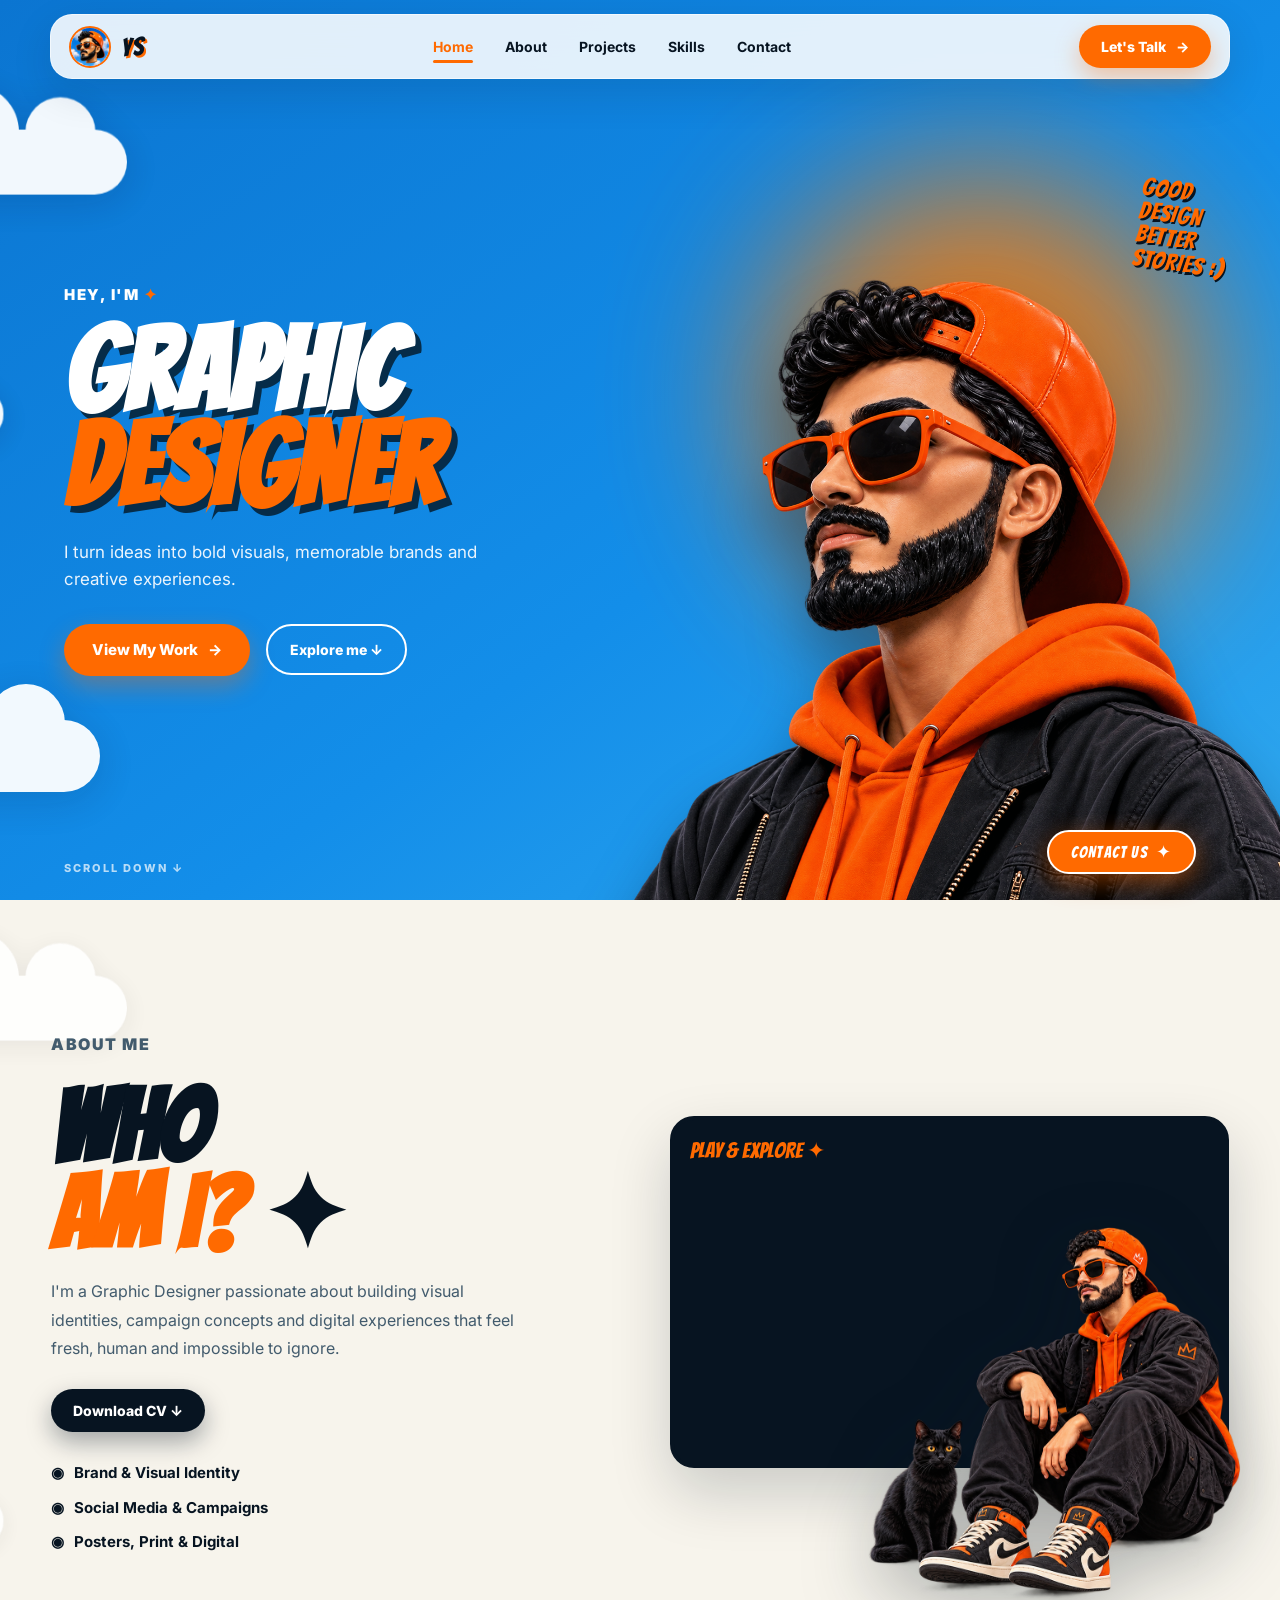
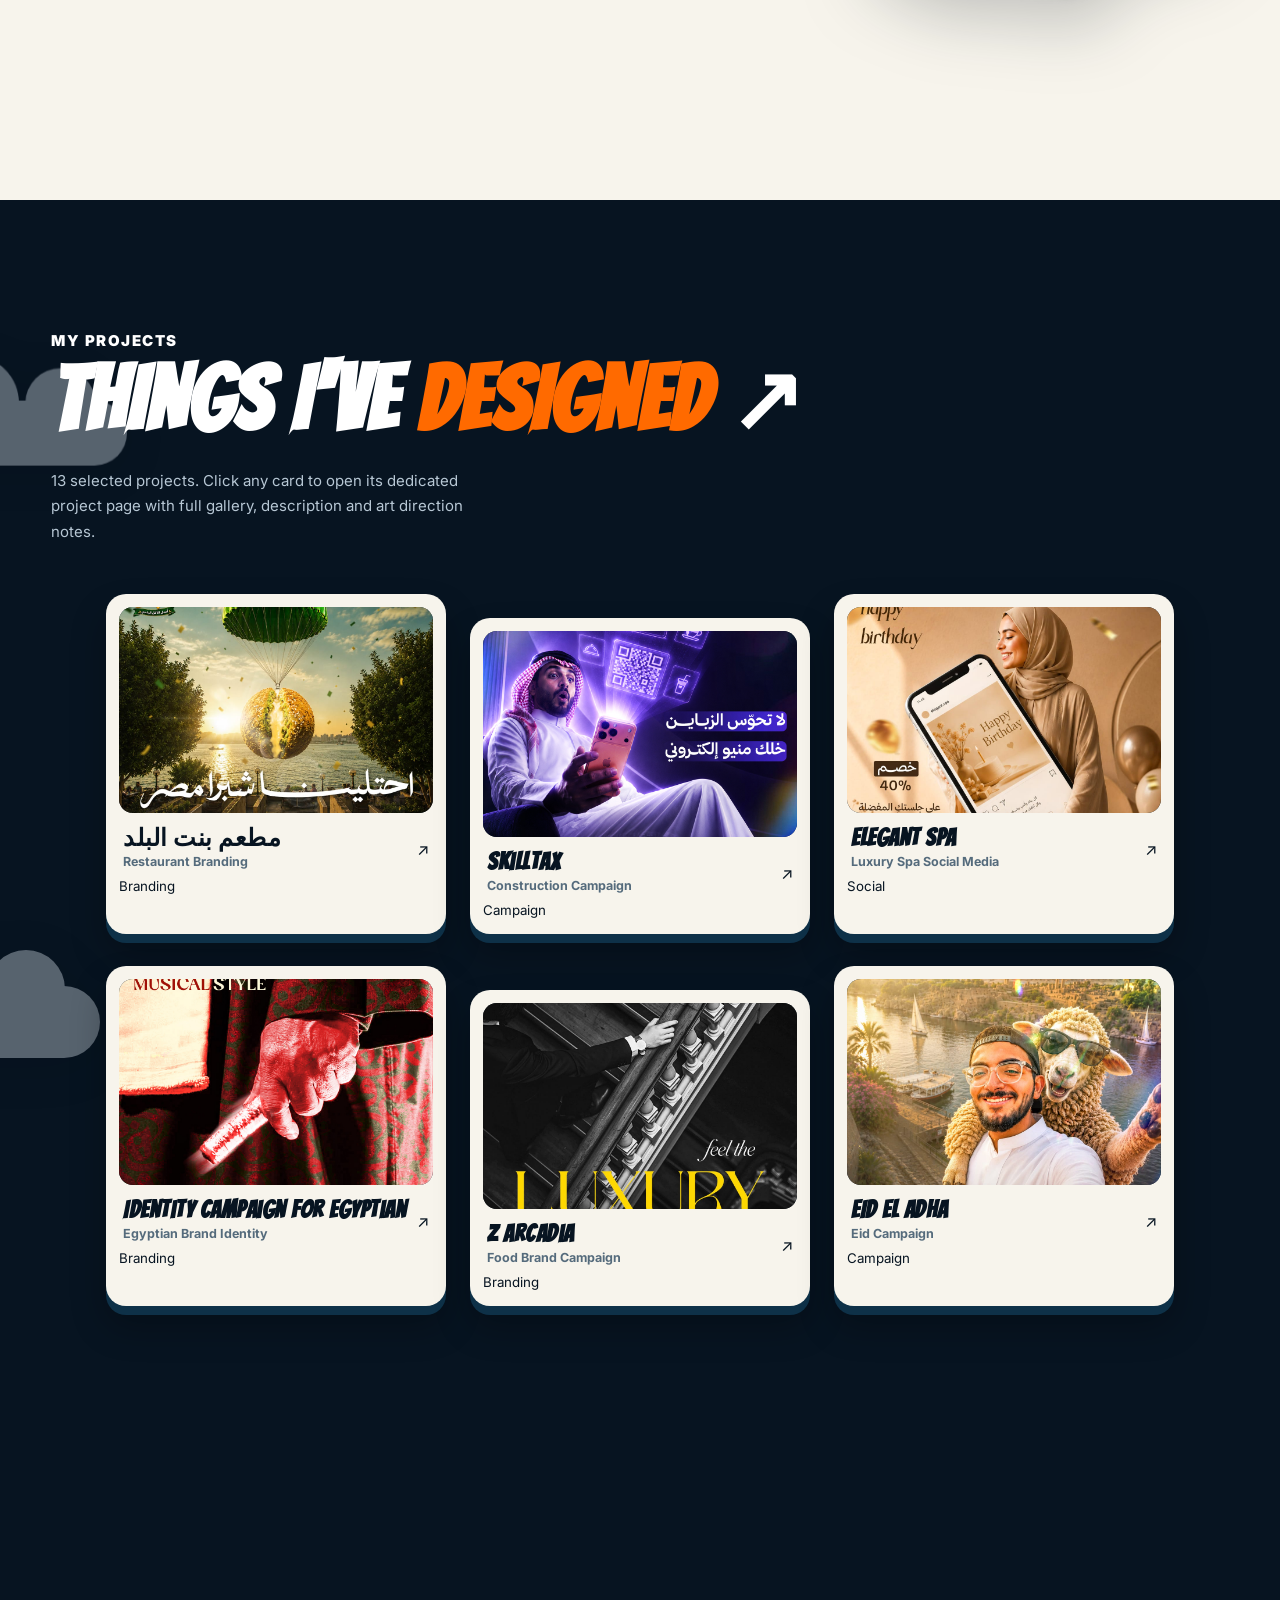
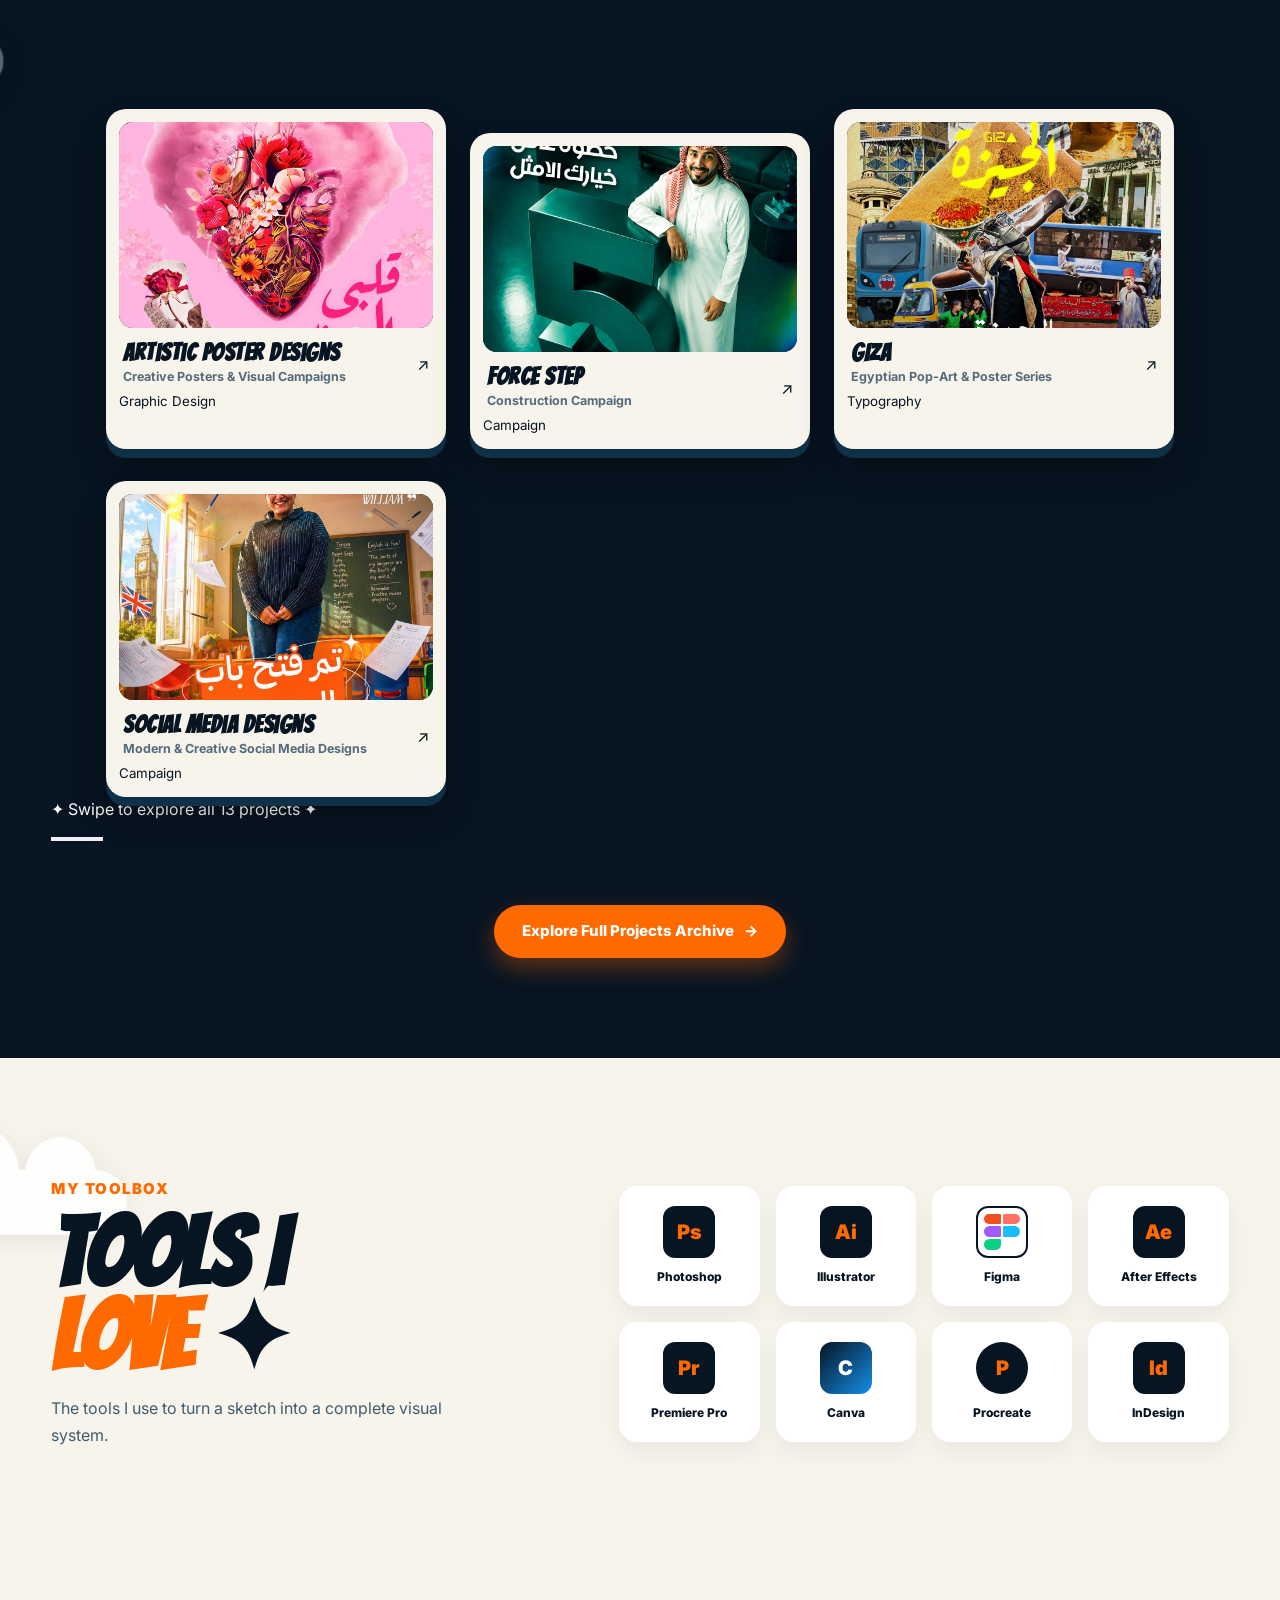
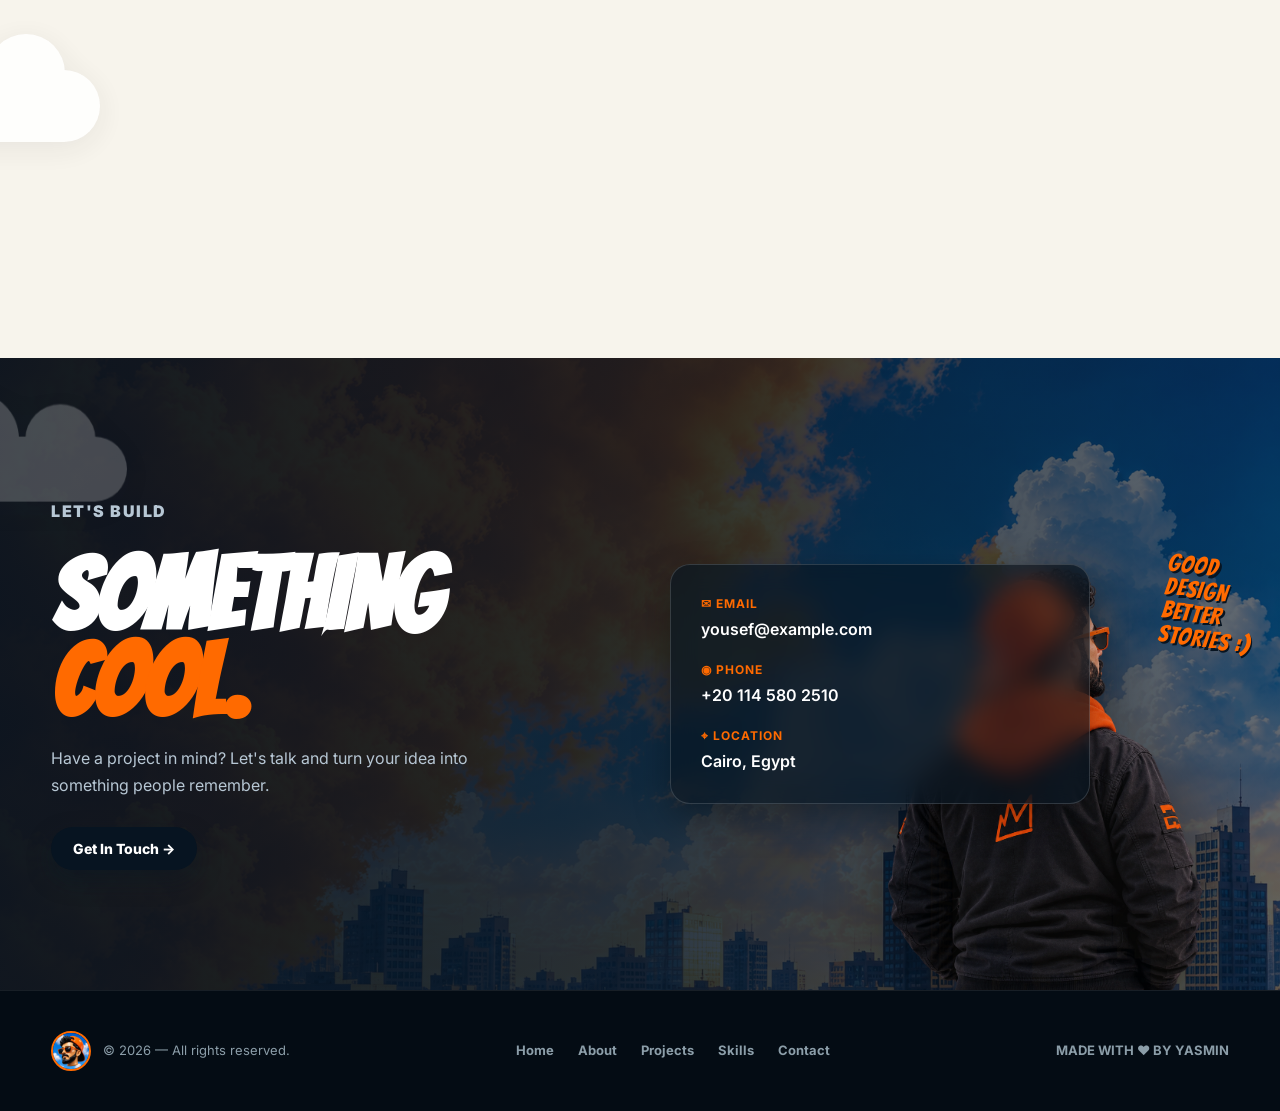
<file: index.html>
<!doctype html>
<html lang="en">
<head>
    <meta charset="utf-8">
    <meta name="viewport" content="width=device-width,initial-scale=1">
    <title>Yousef Salah — Graphic Designer Portfolio</title>
    <meta name="description"
        content="Yousef Salah — Graphic Designer portfolio. Branding, visual campaigns, social media systems and graphic storytelling.">
    <link rel="preconnect" href="https://fonts.googleapis.com">
    <link rel="preconnect" href="https://fonts.gstatic.com" crossorigin>
    <link href="https://fonts.googleapis.com/css2?family=Bangers&family=Inter:wght@400;500;600;700;800&display=swap"
        rel="stylesheet">
    <link rel="stylesheet" href="styles.css">
</head>

<body>
    <!-- Loading Animation -->
    <div id="loader">
        <div class="loader-mascot">✦</div>
        <p>LOADING CREATIVITY...</p>
    </div>

    <!-- Scroll Progress Indicator -->
    <div class="progress"></div>

    <!-- Header / Navbar -->
    <header class="nav-wrap">
        <nav class="nav glass">
            <a class="brand" href="index.html" aria-label="Yasmin — Home">
                <img src="assets/logo.jpg" alt="Yasmin logo">
                <span class="brand-initials">YS</span>
            </a>

            <div class="nav-links">
                <a class="active" href="#home">Home</a>
                <a href="#about">About</a>
                <a href="#projects">Projects</a>
                <a href="#skills">Skills</a>
                <a href="#contact">Contact</a>
            </div>

            <a class="pill-btn talk-trigger" href="#contact" aria-label="Let's Talk — contact Yasmin">Let's Talk <span>→</span></a>
            <button class="menu-btn" aria-label="Open navigation">☰</button>
        </nav>
    </header>

    <main>
        <!-- =========================
             HERO SECTION
             ========================= -->
        <section id="home" class="hero">
            <div class="cloud cloud-a"></div>
            <div class="cloud cloud-b"></div>
            <div class="cloud cloud-c"></div>
            <div class="cloud cloud-d"></div>
            <div class="cloud cloud-e"></div>

            <div class="hero-copy reveal">
                <p class="eyebrow">HEY, I'M <span>✦</span></p>

                <h1>GRAPHIC<br><em>DESIGNER</em></h1>

                <p class="hero-sub">
                    I turn ideas into bold visuals, memorable brands and creative experiences.
                </p>

                <div class="hero-actions">
                    <a class="pill-btn big" href="projects.html">View My Work <span>→</span></a>
                    <a class="outline-btn" href="#about">Explore me ↓</a>
                </div>

               
            </div>

            <div class="hero-character reveal">
                <div class="hero-glow"></div>
                <img src="assets/file_00000000f2b4820a87e2dac9ea99f917.png"
                    alt="Graphic designer hero visual">
            </div>

            <div class="scribble hero-note">GOOD<br>DESIGN<br>BETTER<br>STORIES :)</div>
            <div class="scroll">SCROLL DOWN ↓</div>
        </section>

        <!-- =========================
             ABOUT SECTION
             ========================= -->
        <section id="about" class="paper section about-section">
            <div class="about-bg" aria-hidden="true"></div>

            <div class="cloud cloud-a" style="top: 8%;" aria-hidden="true"></div>
            <div class="cloud cloud-d" style="top: 36%;" aria-hidden="true"></div>
            <div class="cloud cloud-b" style="top: 65%;" aria-hidden="true"></div>
            <div class="cloud cloud-f" style="top: 84%;" aria-hidden="true"></div>

            <div class="inner about-grid">
                <div class="about-copy reveal">
                    <p class="eyebrow orange">ABOUT ME</p>

                    <h2>WHO<br><span>AM I?</span> ✦</h2>

                    <p>
                        I'm a Graphic Designer passionate about building visual identities,
                        campaign concepts and digital experiences that feel fresh, human and
                        impossible to ignore.
                    </p>

                    <a class="dark-btn" href="assets/CV_yousef.pdf" download="Yasmin-CV.pdf" aria-label="Download Yasmin CV">
                        Download CV ↓
                    </a>

                    <div class="facts">
                        <div>◉ <span>Brand & Visual Identity</span></div>
                        <div>◉ <span>Social Media & Campaigns</span></div>
                        <div>◉ <span>Posters, Print & Digital</span></div>
                    </div>
                </div>

                <div class="about-visual reveal">
                    <video src="assets/WhatsApp Video 2026-09-14 at 3.08.10 PM.mp4"
                        autoplay muted loop playsinline
                        aria-label="Play and explore visual reference"></video>

                    <div class="visual-caption">PLAY &amp; EXPLORE ✦</div>
                    <a class="game-launch" href="game.html" aria-label="Play Design Rush mini-game">PLAY THE FULL GAME →</a>
                </div>

                <img class="about-character"
                    src="assets/ChatGPT Image Sep 14, 2026, 03_23_13 PM.png"
                    alt="About character">
            </div>
        </section>

        <!-- =========================
             PROJECTS SECTION
             ========================= -->
        <section id="projects" class="dark section">
            <div class="cloud cloud-a" style="top: 8%;"></div>
            <div class="cloud cloud-c" style="top: 32%;"></div>
            <div class="cloud cloud-b" style="top: 58%;"></div>
            <div class="cloud cloud-e" style="bottom: 12%;"></div>

            <div class="inner">
                <div class="section-head reveal">
                    <div>
                        <p class="eyebrow">MY PROJECTS</p>
                        <h2>THINGS I'VE <em>DESIGNED</em> ↗</h2>
                    </div>

                    <p>
                        13 selected projects. Click any card to open its dedicated project
                        page with full gallery, description and art direction notes.
                    </p>
                </div>

                <div class="project-grid">

                    <!-- Project 1 -->
                    <article class="project-card reveal" style="--delay:0.04s">
                        <a href="project.html?id=1" class="project-link" aria-label="View ONYX Project">
                            <img src="assets/projects/1/cover.jpeg" alt="ONYX project cover" loading="lazy">
                        </a>
                        <div class="project-meta">
                            <div>
                                <h3> مطعم بنت البلد</h3>
                                <p>Restaurant Branding</p>
                            </div>
                            <span>↗</span>
                        </div>
                        <small>Branding</small>
                    </article>

                    <!-- Project 2 -->
                    <article class="project-card reveal" style="--delay:0.08s">
                        <a href="project.html?id=2" class="project-link" aria-label="View JASMINE Project">
                            <img src="assets/projects/2/cover.jpeg" alt="JASMINE project cover" loading="lazy">
                        </a>
                        <div class="project-meta">
                            <div>
                                <h3>Skilltax</h3>
                                <p>Construction Campaign</p>
                            </div>
                            <span>↗</span>
                        </div>
                        <small>Campaign</small>
                    </article>

                    <!-- Project 3 -->
                    <article class="project-card reveal" style="--delay:0.12s">
                        <a href="project.html?id=3" class="project-link" aria-label="View SOOKÉ Project">
                            <img src="assets/projects/3/cover.jpeg" alt="SOOKÉ project cover" loading="lazy">
                        </a>
                        <div class="project-meta">
                            <div>
                                <h3>Elegant Spa</h3>
                                <p>Luxury Spa Social Media</p>
                            </div>
                            <span>↗</span>
                        </div>
                        <small>Social</small>
                    </article>

                    <!-- Project 4 -->
                    <article class="project-card reveal" style="--delay:0.04s">
                        <a href="project.html?id=4" class="project-link" aria-label="View TRAVELLY Project">
                            <img src="assets/projects/4/cover.jpeg" alt="TRAVELLY project cover" loading="lazy">
                        </a>
                        <div class="project-meta">
                            <div>
                                <h3>Identity Campaign For Egyptian</h3>
                                <p>Egyptian Brand Identity</p>
                            </div>
                            <span>↗</span>
                        </div>
                        <small>Branding</small>
                    </article>

                    <!-- Project 5 -->
                    <article class="project-card reveal" style="--delay:0.08s">
                        <a href="project.html?id=5" class="project-link" aria-label="View FOODIE Project">
                            <img src="assets/projects/5/WhatsApp Image 2026-09-14 at 8.10.17 PM.jpeg" alt="FOODIE project cover" loading="lazy">
                        </a>
                        <div class="project-meta">
                            <div>
                                <h3>Z Arcadia</h3>
                                <p>Food Brand Campaign</p>
                            </div>
                            <span>↗</span>
                        </div>
                        <small>Branding</small>
                    </article>

                    <!-- Project 6 -->
                    <article class="project-card reveal" style="--delay:0.12s">
                        <a href="project.html?id=6" class="project-link" aria-label="View TASKLY Project">
                            <img src="assets/projects/6/WhatsApp Image 2026-09-14 at 8.10.21 PM.jpeg" alt="TASKLY project cover" loading="lazy">
                        </a>
                        <div class="project-meta">
                            <div>
                                <h3>EID EL ADHA</h3>
                                <p>Eid Campaign</p>
                            </div>
                            <span>↗</span>
                        </div>
                        <small>Campaign</small>
                    </article>

                    <!-- Project 7 -->
                    <article class="project-card reveal" style="--delay:0.04s">
                        <a href="project.html?id=7" class="project-link" aria-label="View NEON Project">
                            <img src="assets/projects/7/WhatsApp Image 2026-09-14 at 8.10.21 PM.jpeg" alt="NEON project cover" loading="lazy">
                        </a>
                        <div class="project-meta">
                            <div>
                                <h3>Bright Path</h3>
                                <p>Digital Marketing Campaign</p>
                            </div>
                            <span>↗</span>
                        </div>
                        <small> Social</small>
                    </article>

                    <!-- Project 8 -->
                    <article class="project-card reveal" style="--delay:0.08s">
                        <a href="project.html?id=8" class="project-link" aria-label="View MOVEZONE Project">
                            <img src="assets/projects/8/WhatsApp Image 2026-09-14 at 8.10.22 PM.jpeg" alt="MOVEZONE project cover" loading="lazy">
                        </a>
                        <div class="project-meta">
                            <div>
                                <h3>Sport Poster Designs</h3>
                                <p>Sports Advertising</p>
                            </div>
                            <span>↗</span>
                        </div>
                        <small>Sports</small>
                    </article>

                    <!-- Project 9 -->
                    <article class="project-card reveal" style="--delay:0.12s">
                        <a href="project.html?id=9" class="project-link" aria-label="View NOTENEST Project">
                            <img src="assets/projects/9/WhatsApp Image 2026-09-14 at 8.10.28 PM.jpeg" alt="NOTENEST project cover" loading="lazy">
                        </a>
                        <div class="project-meta">
                            <div>
                                <h3>KIYA</h3>
                                <p>Luxury Fashion Branding</p>
                            </div>
                            <span>↗</span>
                        </div>
                        <small>Branding</small>
                    </article>

                    <!-- Project 10 -->
                    <article class="project-card reveal" style="--delay:0.04s">
                        <a href="project.html?id=10" class="project-link" aria-label="View QUIZ APP Project">
                            <img src="assets/projects/10/WhatsApp Image 2026-09-14 at 8.10.15 PM.jpeg" alt="QUIZ APP project cover" loading="lazy">
                        </a>
                        <div class="project-meta">
                            <div>
                                <h3>Artistic Poster Designs</h3>
                                <p>Creative Posters & Visual Campaigns</p>
                            </div>
                            <span>↗</span>
                        </div>
                        <small>Graphic Design</small>
                    </article>

                    <!-- Project 11 -->
                    <article class="project-card reveal" style="--delay:0.08s">
                        <a href="project.html?id=11" class="project-link" aria-label="View EDITORIAL Project">
                            <img src="assets/projects/11/WhatsApp Image 2026-09-14 at 8.10.16 PM.jpeg" alt="EDITORIAL project cover" loading="lazy">
                        </a>
                        <div class="project-meta">
                            <div>
                                <h3>Force Step</h3>
                                <p>Construction Campaign</p>
                            </div>
                            <span>↗</span>
                        </div>
                        <small>Campaign</small>
                    </article>

                    <!-- Project 12 -->
                    <article class="project-card reveal" style="--delay:0.12s">
                        <a href="project.html?id=12" class="project-link" aria-label="View GIZA Project">
                            <img src="assets/projects/12/cover.jpeg" alt="GIZA project cover" loading="lazy">
                        </a>
                        <div class="project-meta">
                            <div>
                                <h3>GIZA</h3>
                                <p>Egyptian Pop-Art & Poster Series</p>
                            </div>
                            <span>↗</span>
                        </div>
                        <small>Typography</small>
                    </article>

                    <!-- Project 13 -->
                    <article class="project-card reveal" style="--delay:0.16s">
                        <a href="project.html?id=13" class="project-link" aria-label="View AD CAMPAIGNS Project">
                            <img src="assets/projects/13/WhatsApp Image 2026-09-15 at 5.26.16 PM.jpeg" alt="AD CAMPAIGNS project cover" loading="lazy">
                        </a>
                        <div class="project-meta">
                            <div>
                                <h3>Social media designs</h3>
                                <p>Modern & Creative Social Media Designs</p>
                            </div>
                            <span>↗</span>
                        </div>
                        <small>Campaign</small>
                    </article>

                </div>

                <!-- Mobile Slider Navigation & Indicator (Visible on Mobile Only) -->
                <div class="mobile-slider-controls" aria-hidden="true">
                    <span class="mobile-slider-hint">✦ Swipe to explore all 13 projects ✦</span>
                    <div class="mobile-slider-dots" id="mobileProjectDots"></div>
                </div>

                <!-- View All Projects CTA -->
                <div class="projects-cta-wrap reveal">
                    <a href="projects.html" class="pill-btn big">
                        Explore Full Projects Archive <span>→</span>
                    </a>
                </div>
            </div>
        </section>

        <!-- =========================
             SKILLS / TOOLBOX SECTION
             ========================= -->
        <section id="skills" class="paper section skills">
            <div class="cloud cloud-a" style="top: 12%;" aria-hidden="true"></div>
            <div class="cloud cloud-c" style="top: 68%;" aria-hidden="true"></div>

            <div class="inner skills-layout">
                <div class="reveal">
                    <p class="eyebrow orange">MY TOOLBOX</p>
                    <h2>TOOLS I<br><span>LOVE</span> ✦</h2>
                    <p class="skill-text">
                        The tools I use to turn a sketch into a complete visual system.
                    </p>
                </div>

                <div class="tool-grid reveal">
                    <div class="tool tool-adobe" tabindex="0" style="--delay: 0s;">
                        <strong class="tool-icon">Ps</strong>
                        <span>Photoshop</span>
                    </div>

                    <div class="tool tool-adobe" tabindex="0" style="--delay: 0.5s;">
                        <strong class="tool-icon">Ai</strong>
                        <span>Illustrator</span>
                    </div>

                    <div class="tool tool-figma" tabindex="0" style="--delay: 1s;">
                        <strong class="tool-icon figma-mark">
                            <i></i><i></i><i></i><i></i><i></i>
                        </strong>
                        <span>Figma</span>
                    </div>

                    <div class="tool tool-adobe" tabindex="0" style="--delay: 1.5s;">
                        <strong class="tool-icon">Ae</strong>
                        <span>After Effects</span>
                    </div>

                    <div class="tool tool-adobe" tabindex="0" style="--delay: 0.3s;">
                        <strong class="tool-icon">Pr</strong>
                        <span>Premiere Pro</span>
                    </div>

                    <div class="tool tool-canva" tabindex="0" style="--delay: 0.8s;">
                        <strong class="tool-icon">C</strong>
                        <span>Canva</span>
                    </div>

                    <div class="tool tool-procreate" tabindex="0" style="--delay: 1.3s;">
                        <strong class="tool-icon">P</strong>
                        <span>Procreate</span>
                    </div>

                    <div class="tool tool-adobe" tabindex="0" style="--delay: 1.8s;">
                        <strong class="tool-icon">Id</strong>
                        <span>InDesign</span>
                    </div>
                </div>

                <div class="create-badge-combo reveal">
                    <div class="tool-photo-slot" title="Toolbox photo">
                        <img src="assets/Gemini_Generated_Image_8kd14t8kd14t8kd1.jpg"
                            alt="Toolbox photo" loading="lazy">
                    </div>
                    <div class="skills-note">CREATE<br>REPEAT :)</div>
                </div>
            </div>
        </section>

        <!-- =========================
             CONTACT SECTION
             ========================= -->
        <section id="contact" class="contact">
            <div class="contact-bg" aria-hidden="true">
                <img src="assets/ChatGPT Image Sep 12, 2026, 05_03_54 PM.png"
                    alt="" class="contact-bg-img">
            </div>
            <div class="contact-overlay" aria-hidden="true"></div>

            <div class="cloud cloud-a" style="opacity: 0.22; top: 12%;"></div>
            <div class="cloud cloud-d" style="opacity: 0.22; top: 72%;"></div>

            <div class="contact-character-wrap">
                <div class="contact-visual">
                    <img src="assets/ChatGPT Image Sep 12, 2026, 05_08_59 PM.png"
                        alt="Contact visual" loading="lazy">
                </div>
                <div class="scribble contact-note">GOOD<br>DESIGN<br>BETTER<br>STORIES :)</div>
            </div>

            <div class="inner contact-grid">
                <div class="contact-title reveal">
                    <p class="eyebrow">LET'S BUILD</p>
                    <h2>
                        SOMETHING<br>
                        <span style="color: #ff6a00;">COOL.</span>
                    </h2>

                    <p>
                        Have a project in mind? Let's talk and turn your idea into
                        something people remember.
                    </p>

                    <a class="dark-btn" href="mailto:yasmin@example.com">
                        Get In Touch →
                    </a>
                </div>

                <div class="contact-details reveal">
                    <div>
                        <b>✉ Email</b>
                        <span>yousef@example.com</span>
                    </div>

                    <div>
                        <b>◉ Phone</b>
                        <span>+20 114 580 2510</span>
                    </div>

                    <div>
                        <b>⌖ Location</b>
                        <span>Cairo, Egypt</span>
                    </div>
                </div>
            </div>
        </section>
    </main>

    <!-- =========================
         FOOTER
         ========================= -->
    <footer class="footer">
        <div class="footer-content">
            <div class="footer-brand">
                <img src="assets/logo.jpg" alt="Yousef logo" class="footer-logo">
                <span>© 2026 — All rights reserved.</span>
            </div>

            <div class="footer-links">
                <a href="#home">Home</a>
                <a href="#about">About</a>
                <a href="projects.html">Projects</a>
                <a href="#skills">Skills</a>
                <a href="#contact">Contact</a>
            </div>

            <b>MADE WITH ♥ BY YASMIN</b>
        </div>
    </footer>

    <!-- =========================
         FLOATING CONTACT US ACTIONS (ONE UNIFIED GROUP)
         ========================= -->
    <div class="floating-actions" aria-label="Quick contact actions">
        <div class="social-popup" id="socialPopup">
            <a class="social-icon whatsapp"
                href="https://wa.me/201145802510"
                target="_blank"
                rel="noopener noreferrer"
                aria-label="WhatsApp">
                <svg viewBox="0 0 24 24" aria-hidden="true">
                    <path d="M20.5 3.5A11.7 11.7 0 0 0 12.2 0C5.7 0 .4 5.2.4 11.7c0 2.1.6 4.1 1.7 5.8L.3 23.9l6.6-1.7c1.6.9 3.4 1.3 5.2 1.3h.1c6.4 0 11.7-5.3 11.7-11.7 0-3.1-1.2-6.1-3.4-8.3Zm-8.3 18c-1.6 0-3.2-.4-4.6-1.2l-.3-.2-3.9 1 1-3.8-.2-.4a9.6 9.6 0 1 1 8 4.6Zm5.3-7.2c-.3-.2-1.7-.8-2-.9-.3-.1-.5-.2-.7.2-.2.3-.7.9-.8 1.1-.2.2-.3.2-.6.1-1.7-.8-2.8-1.5-3.9-3.4-.3-.5.3-.5.8-1.6.1-.3.1-.5 0-.7-.1-.2-.7-1.7-1-2.3-.3-.6-.5-.5-.7-.5h-.6c-.2 0-.6.1-.9.4-.3.3-1.1 1.1-1.1 2.7s1.1 3.1 1.3 3.3c.2.2 2.1 3.2 5.1 4.5 1.9.8 2.6.9 3.5.8.6-.1 1.7-.7 1.9-1.3.2-.6.2-1.2.1-1.3-.1-.2-.3-.3-.6-.4Z"/>
                </svg>
                <span class="social-label">WhatsApp</span>
            </a>

            <a class="social-icon instagram"
                href="https://www.instagram.com/joe_design11?stkn=eGIxeXBzZXJ2M3Qx"
                target="_blank"
                rel="noopener noreferrer"
                aria-label="Instagram">
                <svg viewBox="0 0 24 24" aria-hidden="true">
                    <rect x="3" y="3" width="18" height="18" rx="5" fill="none" stroke="currentColor" stroke-width="2"/>
                    <circle cx="12" cy="12" r="4.2" fill="none" stroke="currentColor" stroke-width="2"/>
                    <circle cx="17.3" cy="6.8" r="1.2"/>
                </svg>
                <span class="social-label">Instagram</span>
            </a>

            <a class="social-icon facebook"
                href="https://www.facebook.com/share/1LEvzVMhsD/"
                target="_blank"
                rel="noopener noreferrer"
                aria-label="Facebook">
                <svg viewBox="0 0 24 24" aria-hidden="true">
                    <path d="M14 8h3V4h-3c-3.3 0-5 2-5 5v3H6v4h3v4h4v-4h3l1-4h-4V9c0-.7.3-1 1-1z"/>
                </svg>
                <span class="social-label">Facebook</span>
            </a>

            <a class="social-icon linkedin"
                href="https://www.linkedin.com/in/youssef-salah204?utm_source=share_via&utm_content=profile&utm_medium=member_android"
                target="_blank"
                rel="noopener noreferrer"
                aria-label="LinkedIn">
                <svg viewBox="0 0 24 24" aria-hidden="true">
                    <path d="M5 8H2V21H5V8ZM3.5 3A2 2 0 1 0 3.5 7 2 2 0 1 0 3.5 3ZM9 8H6V21H9V14.2C9 12.4 9.5 11.2 11 11.2C12.5 11.2 13 12.4 13 14.2V21H16V13.7C16 10.1 14.7 8 12.1 8C10.8 8 9.8 8.6 9 9.7V8ZM19 8H16V21H19V14.5C19 12.8 19.5 11.5 21 11.5C22.5 11.5 23 12.8 23 14.5V21H26V13.7C26 10.1 24.7 8 22.1 8C20.8 8 19.8 8.6 19 9.7V8Z"/>
                </svg>
                <span class="social-label">LinkedIn</span>
            </a>
        </div>

        <button class="floating-contact-btn"
            id="floatingContactBtn"
            type="button"
            aria-label="Contact Us links"
            aria-expanded="false">
            <span class="contact-badge-text">CONTACT US</span>
            <span class="contact-badge-icon">✦</span>
        </button>

        <button class="floating-top"
            type="button"
            aria-label="Back to top">
            <span class="top-arrow">▲</span>
        </button>
    </div>

    <!-- Scripts -->
    <script>
        (function () {
            // Mobile Menu Toggle
            const menuBtn = document.querySelector('.menu-btn');
            const navLinks = document.querySelector('.nav-links');

            if (menuBtn && navLinks) {
                menuBtn.addEventListener('click', function () {
                    const open = navLinks.classList.toggle('mobile-open');
                    menuBtn.setAttribute('aria-expanded', String(open));
                    menuBtn.textContent = open ? '×' : '☰';
                });

                navLinks.querySelectorAll('a').forEach(link => {
                    link.addEventListener('click', () => {
                        navLinks.classList.remove('mobile-open');
                        menuBtn.setAttribute('aria-expanded', 'false');
                        menuBtn.textContent = '☰';
                    });
                });
            }

            // Scroll Progress
            const progress = document.querySelector('.progress');
            const updateProgress = () => {
                if (!progress) return;
                const max = document.documentElement.scrollHeight - window.innerHeight;
                progress.style.width = max > 0 ? (window.scrollY / max * 100) + '%' : '0%';
            };
            window.addEventListener('scroll', updateProgress, { passive: true });
            updateProgress();

            // Loader Fade-Out & Hero Entrance Trigger
            window.addEventListener('load', () => {
                const loader = document.getElementById('loader');
                if (loader) {
                    setTimeout(() => {
                        loader.classList.add('hide');
                        document.body.classList.add('page-ready');
                    }, 250);
                } else {
                    document.body.classList.add('page-ready');
                }
            });

            // Mobile Project Carousel Dots Synchronization
            const projectGrid = document.querySelector('.project-grid');
            const dotsContainer = document.getElementById('mobileProjectDots');
            const projectCards = document.querySelectorAll('.project-grid .project-card');

            if (projectGrid && dotsContainer && projectCards.length > 0) {
                // Populate indicator dots
                projectCards.forEach((card, i) => {
                    const dot = document.createElement('button');
                    dot.className = 'mobile-dot' + (i === 0 ? ' active' : '');
                    dot.setAttribute('aria-label', `Go to project ${i + 1}`);
                    dot.addEventListener('click', () => {
                        card.scrollIntoView({ behavior: 'smooth', block: 'nearest', inline: 'center' });
                    });
                    dotsContainer.appendChild(dot);
                });

                // Update active dot on scroll (throttled)
                let scrollTimeout;
                projectGrid.addEventListener('scroll', () => {
                    if (scrollTimeout) return;
                    scrollTimeout = setTimeout(() => {
                        scrollTimeout = null;
                        const gridCenter = projectGrid.scrollLeft + projectGrid.offsetWidth / 2;
                        let closestIdx = 0;
                        let minDiff = Infinity;
                        projectCards.forEach((card, idx) => {
                            const cardCenter = card.offsetLeft + card.offsetWidth / 2;
                            const diff = Math.abs(gridCenter - cardCenter);
                            if (diff < minDiff) {
                                minDiff = diff;
                                closestIdx = idx;
                            }
                        });
                        const dots = dotsContainer.querySelectorAll('.mobile-dot');
                        dots.forEach((d, idx) => d.classList.toggle('active', idx === closestIdx));
                    }, 50);
                }, { passive: true });
            }

            // Scroll-Spy: Active Nav Link Tracker
            const sections = document.querySelectorAll('section[id]');
            function updateActiveNav() {
                const scrollY = window.scrollY + 180;
                sections.forEach(sec => {
                    const top = sec.offsetTop;
                    const height = sec.offsetHeight;
                    const id = sec.getAttribute('id');
                    if (scrollY >= top && scrollY < top + height) {
                        document.querySelectorAll('.nav-links a').forEach(a => {
                            a.classList.toggle('active', a.getAttribute('href') === `#${id}`);
                        });
                    }
                });
            }
            window.addEventListener('scroll', updateActiveNav, { passive: true });

            // Reveal On Scroll Observer
            const revealItems = document.querySelectorAll('.reveal');
            if ('IntersectionObserver' in window) {
                const observer = new IntersectionObserver(entries => {
                    entries.forEach(entry => {
                        if (entry.isIntersecting) {
                            entry.target.classList.add('show');
                            observer.unobserve(entry.target);
                        }
                    });
                }, { threshold: 0.08, rootMargin: '0px 0px -40px 0px' });

                revealItems.forEach(el => observer.observe(el));
            } else {
                revealItems.forEach(el => el.classList.add('show'));
            }

            // Tool item keyboard accessibility & micro-interaction
            document.querySelectorAll('.tool').forEach(tool => {
                const trigger = () => {
                    tool.classList.add('tool-active');
                    setTimeout(() => tool.classList.remove('tool-active'), 400);
                };
                tool.addEventListener('click', trigger);
                tool.addEventListener('keydown', e => {
                    if (e.key === 'Enter' || e.key === ' ') {
                        e.preventDefault();
                        trigger();
                    }
                });
            });

            // Floating Contact Us Action
            const actions = document.querySelector('.floating-actions');
            const contactBtn = document.querySelector('.floating-contact-btn');
            const socialPopup = document.querySelector('.social-popup');
            const topBtn = document.querySelector('.floating-top');
            const talkTrigger = document.querySelector('.talk-trigger');

            function toggleSocialPopup() {
                if (!socialPopup || !contactBtn) return;
                const isOpen = socialPopup.classList.toggle('open');
                contactBtn.classList.toggle('active', isOpen);
                contactBtn.setAttribute('aria-expanded', String(isOpen));
            }

            if (contactBtn) contactBtn.addEventListener('click', toggleSocialPopup);

            if (talkTrigger) {
                talkTrigger.addEventListener('click', (e) => {
                    // Smoothly open social popup if clicked
                    if (socialPopup && !socialPopup.classList.contains('open')) {
                        toggleSocialPopup();
                    }
                });
            }

            document.addEventListener('click', (e) => {
                if (actions && !actions.contains(e.target)) {
                    socialPopup?.classList.remove('open');
                    contactBtn?.classList.remove('active');
                    contactBtn?.setAttribute('aria-expanded', 'false');
                }
            });

            // Back to Top Button
            function updateScrollActions() {
                if (!actions) return;
                actions.classList.toggle('show-scroll', window.scrollY > window.innerHeight * 0.4);
            }
            window.addEventListener('scroll', updateScrollActions, { passive: true });
            updateScrollActions();

            if (topBtn) {
                topBtn.addEventListener('click', () => {
                    window.scrollTo({ top: 0, behavior: 'smooth' });
                });
            }
        })();
    </script>
</body>
</html>
</file>
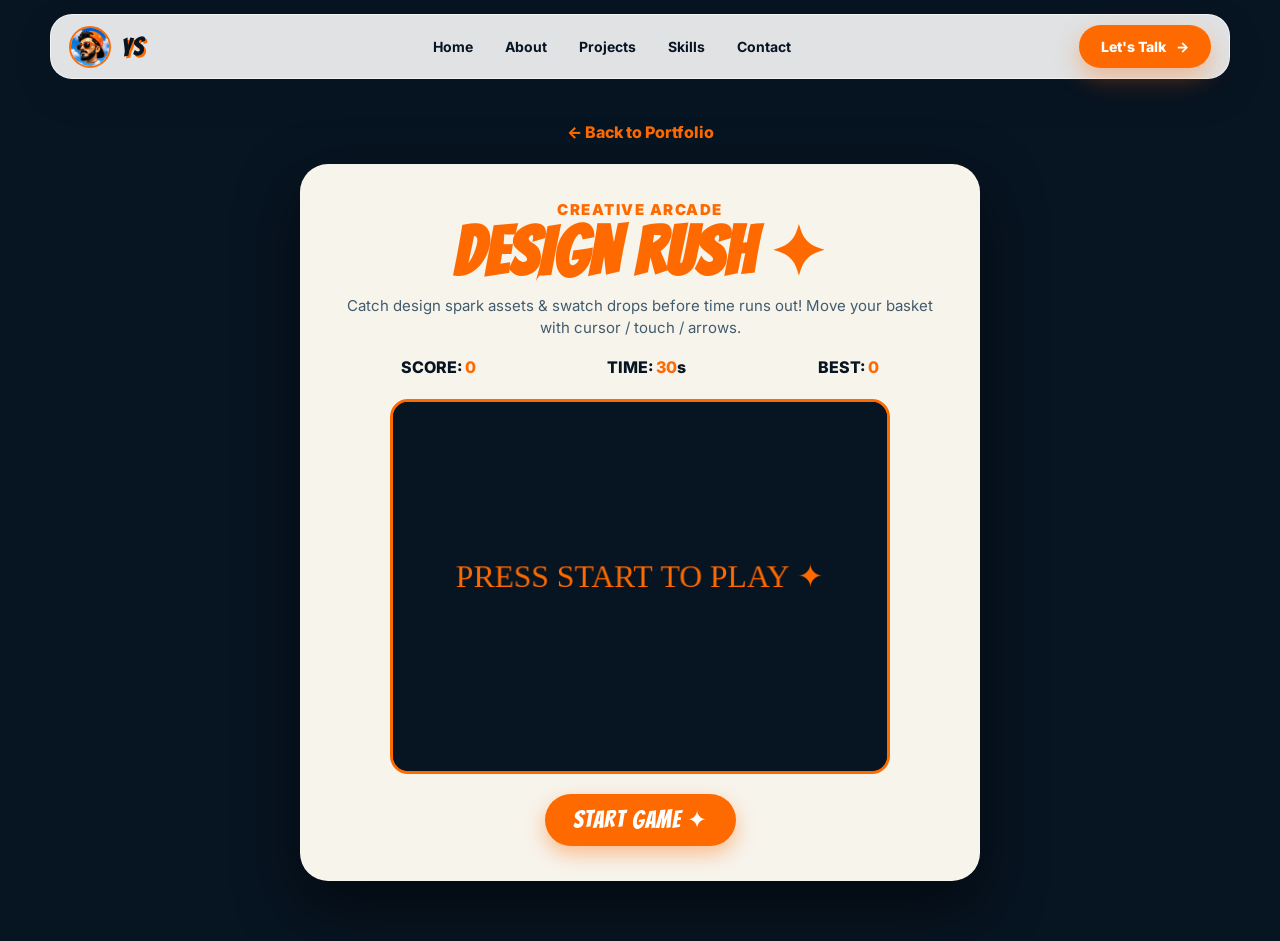
<file: game.html>
<!DOCTYPE html>
<html lang="en">
<head>
    <meta charset="UTF-8">
    <meta name="viewport" content="width=device-width, initial-scale=1.0">
    <title>Design Rush — Yasmin's Creative Mini-Game</title>
    <link rel="preconnect" href="https://fonts.googleapis.com">
    <link rel="preconnect" href="https://fonts.gstatic.com" crossorigin>
    <link href="https://fonts.googleapis.com/css2?family=Bangers&family=Inter:wght@400;500;600;700;800&display=swap" rel="stylesheet">
    <link rel="stylesheet" href="styles.css">
    <style>
        body {
            min-height: 100vh;
            display: flex;
            flex-direction: column;
            background: #071421;
            color: #fff;
        }
        .game-main {
            flex: 1;
            display: flex;
            flex-direction: column;
            align-items: center;
            justify-content: center;
            padding: 120px 20px 60px;
            text-align: center;
        }
        .game-card {
            background: #f7f4ec;
            color: #071421;
            border-radius: 28px;
            padding: 35px;
            max-width: 680px;
            width: 100%;
            box-shadow: 0 25px 60px rgba(0,0,0,0.5);
            position: relative;
            overflow: hidden;
        }
        .game-card h1 {
            font-family: Bangers, cursive;
            font-size: clamp(42px, 7vw, 68px);
            color: #ff6a00;
            line-height: 0.9;
            margin-bottom: 12px;
            letter-spacing: 1px;
        }
        .game-canvas-wrap {
            position: relative;
            margin: 20px auto;
            width: 100%;
            max-width: 500px;
            aspect-ratio: 4 / 3;
            background: #071421;
            border-radius: 18px;
            overflow: hidden;
            border: 3px solid #ff6a00;
        }
        #gameCanvas {
            width: 100%;
            height: 100%;
            display: block;
        }
        .game-stats {
            display: flex;
            justify-content: space-around;
            margin-bottom: 15px;
            font-weight: 800;
            font-size: 16px;
        }
        .game-stats span {
            color: #ff6a00;
        }
        .game-btn {
            background: #ff6a00;
            color: #fff;
            border: 0;
            padding: 12px 28px;
            border-radius: 999px;
            font-family: Bangers, cursive;
            font-size: 24px;
            letter-spacing: 1px;
            cursor: pointer;
            transition: transform 0.2s, background 0.2s;
            box-shadow: 0 8px 20px rgba(255, 106, 0, 0.4);
        }
        .game-btn:hover {
            transform: scale(1.05);
            background: #e55e00;
        }
        .back-link {
            display: inline-flex;
            align-items: center;
            gap: 8px;
            margin-bottom: 20px;
            color: #ff6a00;
            font-weight: 800;
            text-decoration: none;
            transition: transform 0.2s;
        }
        .back-link:hover {
            transform: translateX(-4px);
        }
    </style>
</head>
<body>
    <header class="nav-wrap">
        <nav class="nav glass">
            <a class="brand" href="index.html" aria-label="Yasmin — Home">
                <img src="assets/logo.jpg" alt="Yasmin logo">
                <span class="brand-initials">YS</span>
            </a>
            <div class="nav-links">
                <a href="index.html#home">Home</a>
                <a href="index.html#about">About</a>
                <a href="projects.html">Projects</a>
                <a href="index.html#skills">Skills</a>
                <a href="index.html#contact">Contact</a>
            </div>
            <a class="pill-btn" href="index.html#contact">Let's Talk <span>→</span></a>
            <button class="menu-btn" aria-label="Toggle navigation">☰</button>
        </nav>
    </header>

    <main class="game-main">
        <a href="index.html#about" class="back-link">← Back to Portfolio</a>
        <div class="game-card">
            <p class="eyebrow orange">CREATIVE ARCADE</p>
            <h1>DESIGN RUSH ✦</h1>
            <p style="color:#425b6d; margin-bottom:15px; font-size:15px;">Catch design spark assets & swatch drops before time runs out! Move your basket with cursor / touch / arrows.</p>
            
            <div class="game-stats">
                <div>SCORE: <span id="scoreVal">0</span></div>
                <div>TIME: <span id="timeVal">30</span>s</div>
                <div>BEST: <span id="bestVal">0</span></div>
            </div>

            <div class="game-canvas-wrap">
                <canvas id="gameCanvas" width="500" height="375"></canvas>
            </div>

            <button id="startBtn" class="game-btn">START GAME ✦</button>
        </div>
    </main>

    <script>
        const canvas = document.getElementById('gameCanvas');
        const ctx = canvas.getContext('2d');
        const scoreEl = document.getElementById('scoreVal');
        const timeEl = document.getElementById('timeVal');
        const bestEl = document.getElementById('bestVal');
        const startBtn = document.getElementById('startBtn');

        let score = 0;
        let timeLeft = 30;
        let gameRunning = false;
        let timerInterval = null;
        let bestScore = localStorage.getItem('yasmin_best_score') || 0;
        bestEl.textContent = bestScore;

        let player = { x: 220, y: 330, width: 65, height: 18, color: '#ff6a00' };
        let items = [];
        const itemColors = ['#ff6a00', '#0acf83', '#1abcfe', '#a259ff', '#f24e1e'];

        function resetGame() {
            score = 0;
            timeLeft = 30;
            items = [];
            scoreEl.textContent = score;
            timeEl.textContent = timeLeft;
        }

        function spawnItem() {
            if (!gameRunning) return;
            const size = Math.random() * 12 + 14;
            items.push({
                x: Math.random() * (canvas.width - 30) + 15,
                y: -10,
                radius: size,
                speed: Math.random() * 2 + 2.5,
                color: itemColors[Math.floor(Math.random() * itemColors.length)]
            });
        }

        function update() {
            if (!gameRunning) return;
            ctx.clearRect(0, 0, canvas.width, canvas.height);

            // Draw player basket
            ctx.fillStyle = player.color;
            ctx.beginPath();
            ctx.roundRect(player.x, player.y, player.width, player.height, [8]);
            ctx.fill();

            // Mascot emblem on player
            ctx.fillStyle = '#ffffff';
            ctx.font = '16px sans-serif';
            ctx.textAlign = 'center';
            ctx.fillText('✦', player.x + player.width / 2, player.y + 14);

            // Update items
            for (let i = items.length - 1; i >= 0; i--) {
                const it = items[i];
                it.y += it.speed;

                ctx.fillStyle = it.color;
                ctx.beginPath();
                ctx.arc(it.x, it.y, it.radius, 0, Math.PI * 2);
                ctx.fill();

                // Sparkle inside
                ctx.fillStyle = '#ffffff';
                ctx.font = `${it.radius}px sans-serif`;
                ctx.fillText('✦', it.x, it.y + it.radius * 0.35);

                // Collision detection
                if (
                    it.y + it.radius >= player.y &&
                    it.y - it.radius <= player.y + player.height &&
                    it.x >= player.x &&
                    it.x <= player.x + player.width
                ) {
                    score += 10;
                    scoreEl.textContent = score;
                    items.splice(i, 1);
                    continue;
                }

                // Off screen
                if (it.y > canvas.height + 20) {
                    items.splice(i, 1);
                }
            }

            requestAnimationFrame(update);
        }

        function startGame() {
            resetGame();
            gameRunning = true;
            startBtn.style.display = 'none';
            if (timerInterval) clearInterval(timerInterval);

            timerInterval = setInterval(() => {
                timeLeft--;
                timeEl.textContent = timeLeft;
                if (Math.random() > 0.4) spawnItem();

                if (timeLeft <= 0) {
                    endGame();
                }
            }, 1000);

            // Frequent item drops
            const dropInterval = setInterval(() => {
                if (!gameRunning) { clearInterval(dropInterval); return; }
                spawnItem();
            }, 700);

            requestAnimationFrame(update);
        }

        function endGame() {
            gameRunning = false;
            clearInterval(timerInterval);
            startBtn.style.display = 'inline-block';
            startBtn.textContent = 'PLAY AGAIN ✦';

            if (score > bestScore) {
                bestScore = score;
                localStorage.setItem('yasmin_best_score', bestScore);
                bestEl.textContent = bestScore;
            }

            ctx.fillStyle = 'rgba(7, 20, 33, 0.85)';
            ctx.fillRect(0, 0, canvas.width, canvas.height);
            ctx.fillStyle = '#ff6a00';
            ctx.font = '36px Bangers, cursive';
            ctx.textAlign = 'center';
            ctx.fillText('TIME UP!', canvas.width / 2, canvas.height / 2 - 20);
            ctx.fillStyle = '#ffffff';
            ctx.font = '20px Inter, sans-serif';
            ctx.fillText(`Your Creative Score: ${score}`, canvas.width / 2, canvas.height / 2 + 20);
        }

        startBtn.addEventListener('click', startGame);

        function setPlayerX(clientX) {
            const rect = canvas.getBoundingClientRect();
            const scaleX = canvas.width / rect.width;
            let targetX = (clientX - rect.left) * scaleX - player.width / 2;
            player.x = Math.max(0, Math.min(canvas.width - player.width, targetX));
        }

        canvas.addEventListener('mousemove', e => {
            if (gameRunning) setPlayerX(e.clientX);
        });

        canvas.addEventListener('touchmove', e => {
            if (gameRunning && e.touches.length > 0) {
                setPlayerX(e.touches[0].clientX);
                e.preventDefault();
            }
        }, { passive: false });

        window.addEventListener('keydown', e => {
            if (!gameRunning) return;
            if (e.key === 'ArrowLeft') player.x = Math.max(0, player.x - 25);
            if (e.key === 'ArrowRight') player.x = Math.min(canvas.width - player.width, player.x + 25);
        });

        // Initial canvas screen
        ctx.fillStyle = '#071421';
        ctx.fillRect(0, 0, canvas.width, canvas.height);
        ctx.fillStyle = '#ff6a00';
        ctx.font = '32px Bangers, cursive';
        ctx.textAlign = 'center';
        ctx.fillText('PRESS START TO PLAY ✦', canvas.width / 2, canvas.height / 2);

        // Mobile menu toggle
        const menuBtn = document.querySelector('.menu-btn');
        const navLinks = document.querySelector('.nav-links');
        if (menuBtn && navLinks) {
            menuBtn.addEventListener('click', () => {
                const open = navLinks.classList.toggle('mobile-open');
                menuBtn.textContent = open ? '×' : '☰';
            });
        }
    </script>
</body>
</html>
</file>
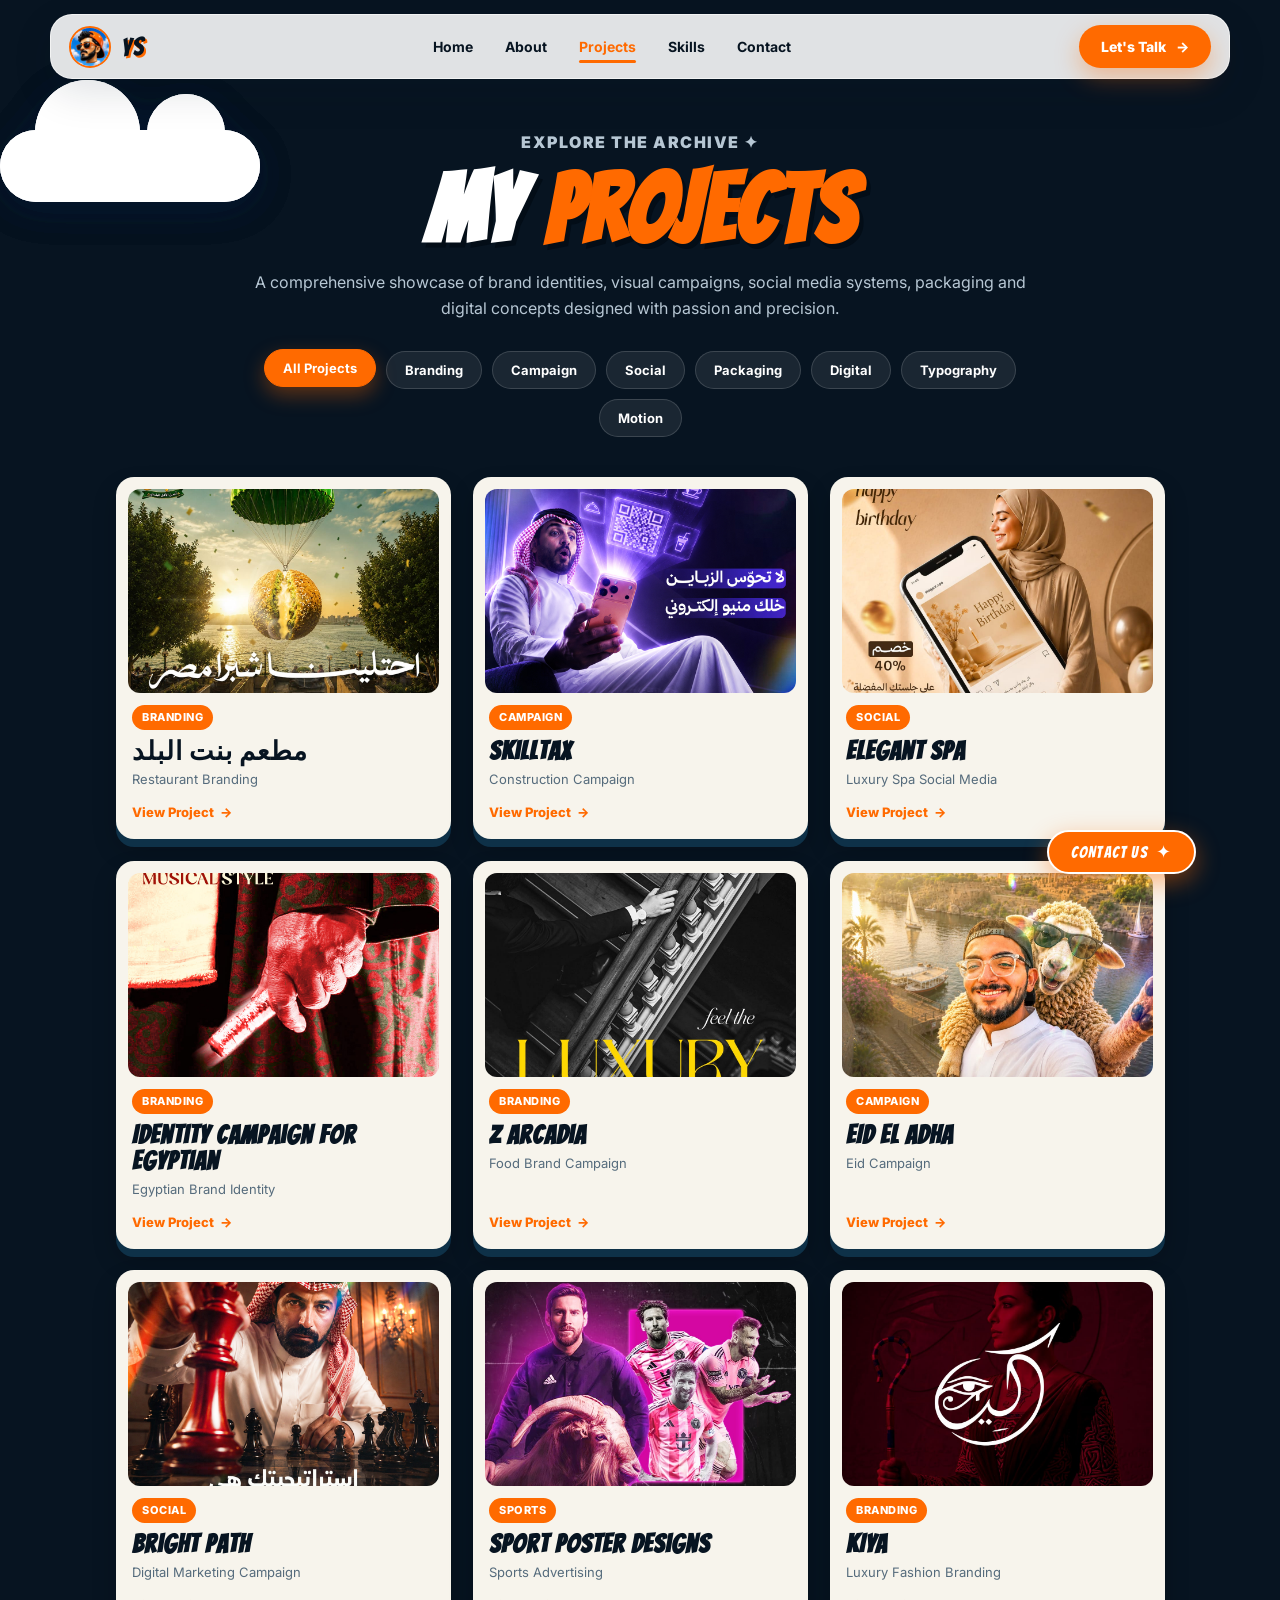
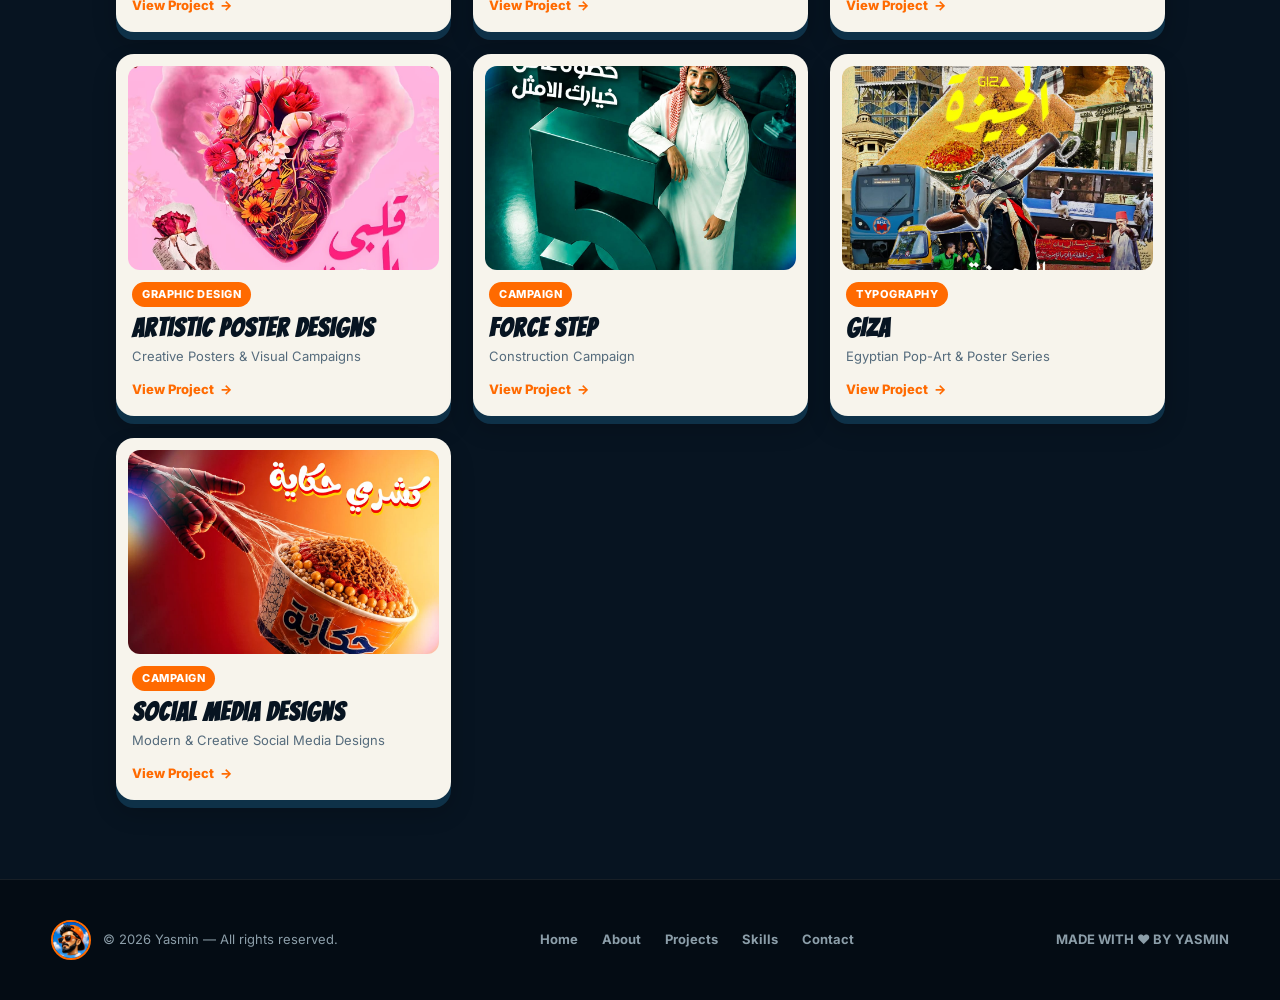
<file: projects.html>
<!DOCTYPE html>
<html lang="en">

<head>
    <meta charset="utf-8">
    <meta name="viewport" content="width=device-width,initial-scale=1">
    <title>All Projects — Yasmin Graphic Designer</title>
    <meta name="description"
        content="Explore all graphic design projects by Yasmin. Branding, visual campaigns, social media systems, packaging and print.">
    <link rel="preconnect" href="https://fonts.googleapis.com">
    <link rel="preconnect" href="https://fonts.gstatic.com" crossorigin>
    <link href="https://fonts.googleapis.com/css2?family=Bangers&family=Inter:wght@400;500;600;700;800&display=swap"
        rel="stylesheet">
    <link rel="stylesheet" href="styles.css">
    <style>
        .projects-page-wrap {
            padding: 130px 0 80px;
            min-height: 100vh;
            background: #071421;
            color: #fff;
            position: relative;
            overflow: hidden;
        }

        .projects-header {
            text-align: center;
            max-width: 780px;
            margin: 0 auto 40px;
        }

        .projects-header h1 {
            font-family: Bangers, cursive;
            font-size: clamp(54px, 8vw, 96px);
            line-height: 0.88;
            letter-spacing: 2px;
            margin: 12px 0 18px;
            text-shadow: 4px 5px 0 #030d17;
        }

        .projects-header h1 em {
            font-style: normal;
            color: #ff6a00;
        }

        .projects-header p {
            color: #b7c7d4;
            font-size: 16px;
            line-height: 1.6;
        }

        /* Category filters */
        .category-filters {
            display: flex;
            flex-wrap: wrap;
            justify-content: center;
            gap: 10px;
            margin: 30px auto 35px;
            max-width: 900px;
            padding: 0 10px;
        }

        .filter-btn {
            background: rgba(255, 255, 255, 0.08);
            color: #fff;
            border: 1px solid rgba(255, 255, 255, 0.15);
            padding: 10px 18px;
            border-radius: 999px;
            font-size: 13px;
            font-weight: 700;
            cursor: pointer;
            transition: all 0.25s cubic-bezier(0.16, 1, 0.3, 1);
            white-space: nowrap;
        }

        .filter-btn:hover,
        .filter-btn.active {
            background: #ff6a00;
            border-color: #ff6a00;
            color: #fff;
            transform: translateY(-2px);
            box-shadow: 0 8px 20px rgba(255, 106, 0, 0.35);
        }

        /* Mobile View Switcher - Hidden on Desktop/Laptop */
        .mobile-layout-bar {
            display: none;
        }

        /* Projects Grid - Desktop (Unchanged) */
        .all-projects-grid {
            display: grid;
            grid-template-columns: repeat(3, minmax(0, 335px));
            justify-content: center;
            gap: 22px;
            align-items: stretch;
            max-width: 1080px;
            margin-inline: auto;
        }

        @media (max-width: 1024px) {
            .all-projects-grid {
                grid-template-columns: repeat(2, minmax(0, 330px));
                justify-content: center;
                gap: 20px;
            }
        }

        /* Mobile-Only Responsive Overrides (< 650px) */
        @media (max-width: 650px) {
            .projects-page-wrap {
                padding: 105px 0 60px;
            }

            .category-filters {
                flex-wrap: nowrap;
                overflow-x: auto;
                justify-content: flex-start;
                gap: 8px;
                padding: 6px 12px 14px;
                margin: 20px -14px 15px;
                scrollbar-width: none;
                -webkit-overflow-scrolling: touch;
            }

            .category-filters::-webkit-scrollbar {
                display: none;
            }

            .filter-btn {
                padding: 8px 14px;
                font-size: 12px;
                flex-shrink: 0;
            }

            /* Mobile View Mode Switcher */
            .mobile-layout-bar {
                display: flex;
                align-items: center;
                justify-content: space-between;
                margin-bottom: 18px;
                padding: 6px 10px;
                background: rgba(255, 255, 255, 0.05);
                border: 1px solid rgba(255, 255, 255, 0.1);
                border-radius: 999px;
            }

            .view-label {
                font-size: 11px;
                font-weight: 800;
                letter-spacing: 1px;
                color: #ff6a00;
                padding-left: 6px;
            }

            .view-switch-btns {
                display: flex;
                gap: 6px;
            }

            .view-btn {
                background: transparent;
                border: 0;
                color: #b7c7d4;
                font-size: 12px;
                font-weight: 700;
                padding: 5px 12px;
                border-radius: 999px;
                cursor: pointer;
                transition: all 0.2s ease;
            }

            .view-btn.active {
                background: #ff6a00;
                color: #fff;
                box-shadow: 0 4px 12px rgba(255, 106, 0, 0.35);
            }

            /* View Mode 1: Compact 2-Column Grid */
            .all-projects-grid {
                grid-template-columns: repeat(2, minmax(0, 1fr));
                justify-content: center;
                gap: 12px;
                padding: 0 4px;
            }

            .all-projects-grid .catalog-card {
                padding: 9px;
                border-radius: 14px;
                box-shadow: 0 6px 0 #0e3148, 0 8px 18px rgba(0, 0, 0, 0.2);
            }

            .all-projects-grid .catalog-thumb-wrap {
                aspect-ratio: 16 / 11;
                border-radius: 9px;
            }

            .all-projects-grid .catalog-info {
                padding: 8px 2px 2px;
            }

            .all-projects-grid .catalog-badge {
                font-size: 9px;
                padding: 2px 7px;
                margin-bottom: 4px;
            }

            .all-projects-grid .catalog-title {
                font-size: 19px;
                margin-bottom: 3px;
                white-space: nowrap;
                overflow: hidden;
                text-overflow: ellipsis;
            }

            .all-projects-grid .catalog-desc {
                font-size: 11px;
                line-height: 1.35;
                margin-bottom: 8px;
                display: -webkit-box;
                -webkit-line-clamp: 2;
                -webkit-box-orient: vertical;
                overflow: hidden;
            }

            .all-projects-grid .catalog-cta {
                font-size: 11px;
            }

            /* View Mode 2: Horizontal Carousel / Slider */
            .all-projects-grid.carousel-view {
                display: flex;
                overflow-x: auto;
                scroll-snap-type: x mandatory;
                gap: 16px;
                padding: 8px 12px 22px;
                scrollbar-width: none;
                -webkit-overflow-scrolling: touch;
            }

            .all-projects-grid.carousel-view::-webkit-scrollbar {
                display: none;
            }

            .all-projects-grid.carousel-view .catalog-card {
                flex: 0 0 84vw;
                max-width: 330px;
                scroll-snap-align: center;
                padding: 12px;
                border-radius: 18px;
            }

            .all-projects-grid.carousel-view .catalog-title {
                font-size: 24px;
                white-space: normal;
            }

            .all-projects-grid.carousel-view .catalog-desc {
                font-size: 13px;
                -webkit-line-clamp: 3;
            }
        }

        /* Card enhancement & Animation */
        @keyframes cardFadeIn {
            from {
                opacity: 0;
                transform: translateY(22px) scale(0.97);
            }
            to {
                opacity: 1;
                transform: translateY(0) scale(1);
            }
        }

        .catalog-card {
            background: #f7f4ec;
            border-radius: 18px;
            padding: 11px;
            display: flex;
            flex-direction: column;
            color: #071421;
            text-decoration: none;
            transition: transform 0.35s cubic-bezier(0.16, 1, 0.3, 1), box-shadow 0.35s ease, border-color 0.35s ease;
            box-shadow: 0 8px 0 #0e3148, 0 12px 25px rgba(0, 0, 0, 0.2);
            position: relative;
            overflow: hidden;
            border: 1px solid transparent;
            animation: cardFadeIn 0.45s cubic-bezier(0.16, 1, 0.3, 1) both;
        }

        .catalog-card:hover {
            transform: translateY(-7px);
            box-shadow: 0 14px 0 #ff6a00, 0 20px 35px rgba(255, 106, 0, 0.25);
            border-color: rgba(255, 106, 0, 0.3);
        }

        .catalog-thumb-wrap {
            width: 100%;
            aspect-ratio: 16 / 10.5;
            border-radius: 12px;
            overflow: hidden;
            background: #e2ded2;
            position: relative;
        }

        .catalog-thumb {
            width: 100%;
            height: 100%;
            object-fit: cover;
            display: block;
            transition: transform 0.5s ease;
        }

        .catalog-card:hover .catalog-thumb {
            transform: scale(1.05);
        }

        .catalog-info {
            padding: 12px 4px 4px;
            display: flex;
            flex-direction: column;
            flex: 1;
        }

        .catalog-badge {
            align-self: flex-start;
            background: #ff6a00;
            color: #fff;
            font-size: 11px;
            font-weight: 800;
            text-transform: uppercase;
            letter-spacing: 0.5px;
            padding: 4px 10px;
            border-radius: 999px;
            margin-bottom: 8px;
        }

        .catalog-title {
            font-family: Bangers, cursive;
            font-size: 26px;
            letter-spacing: 1px;
            color: #071421;
            margin-bottom: 6px;
            line-height: 1;
        }

        .catalog-desc {
            font-size: 13px;
            line-height: 1.5;
            color: #556b7c;
            margin-bottom: 14px;
            flex: 1;
        }

        .catalog-cta {
            display: inline-flex;
            align-items: center;
            gap: 6px;
            font-weight: 800;
            font-size: 13px;
            color: #ff6a00;
            transition: gap 0.2s ease;
        }

        .catalog-card:hover .catalog-cta {
            gap: 10px;
        }

        .empty-state {
            grid-column: 1 / -1;
            text-align: center;
            padding: 60px 20px;
            color: #b7c7d4;
            font-size: 18px;
        }
    </style>
</head>

<body>
    <div class="progress"></div>

    <!-- NAVBAR -->
    <header class="nav-wrap">
        <nav class="nav glass">
            <a class="brand" href="index.html" aria-label="Yasmin — Home">
                <img src="assets/logo.jpg" alt="Yasmin logo">
                <span class="brand-initials">YS</span>
            </a>

            <div class="nav-links">
                <a href="index.html#home">Home</a>
                <a href="index.html#about">About</a>
                <a class="active" href="projects.html">Projects</a>
                <a href="index.html#skills">Skills</a>
                <a href="index.html#contact">Contact</a>
            </div>

            <a class="pill-btn" href="index.html#contact" aria-label="Contact Yasmin">Let's Talk <span>→</span></a>
            <button class="menu-btn" aria-label="Toggle navigation">☰</button>
        </nav>
    </header>

    <main class="projects-page-wrap">
        <!-- Floating decorative clouds -->
        <div class="cloud projects-cloud projects-cloud-a"></div>
        <div class="cloud projects-cloud projects-cloud-b"></div>
        <div class="cloud projects-cloud projects-cloud-c"></div>
        <div class="cloud projects-cloud cloud-d" style="top: 25%; opacity: 0.85;"></div>
        <div class="cloud projects-cloud cloud-e" style="bottom: 18%; opacity: 0.85;"></div>

        <div class="inner">
            <div class="projects-header">
                <p class="eyebrow orange">EXPLORE THE ARCHIVE ✦</p>
                <h1>MY <em>PROJECTS</em></h1>
                <p>
                    A comprehensive showcase of brand identities, visual campaigns, social media systems, packaging and digital concepts designed with passion and precision.
                </p>

                <!-- Category Filters -->
                <div class="category-filters" id="filters">
                    <button class="filter-btn active" data-category="all">All Projects</button>
                    <button class="filter-btn" data-category="Branding">Branding</button>
                    <button class="filter-btn" data-category="Campaign">Campaign</button>
                    <button class="filter-btn" data-category="Social">Social</button>
                    <button class="filter-btn" data-category="Packaging">Packaging</button>
                    <button class="filter-btn" data-category="Digital">Digital</button>
                    <button class="filter-btn" data-category="Typography">Typography</button>
                    <button class="filter-btn" data-category="Motion">Motion</button>
                </div>

                <!-- Mobile View Mode Switcher (Visible on Mobile Only) -->
                <div class="mobile-layout-bar" aria-label="Mobile display view">
                    <span class="view-label">VIEW:</span>
                    <div class="view-switch-btns">
                        <button class="view-btn active" id="viewGridBtn" aria-label="Compact 2-Column Grid view">⊞ Grid</button>
                        <button class="view-btn" id="viewSliderBtn" aria-label="Horizontal Swipe Slider view">⇄ Slider</button>
                    </div>
                </div>
            </div>

            <!-- Projects Grid Container -->
            <div class="all-projects-grid" id="projectsGrid">
                <!-- Dynamically populated via JS -->
            </div>
        </div>
    </main>

    <!-- FOOTER -->
    <footer class="footer">
        <div class="footer-bg" aria-hidden="true"></div>
        <div class="footer-content">
            <div class="footer-brand">
                <img src="assets/logo.jpg" alt="Yasmin logo" class="footer-logo">
                <span>© 2026 Yasmin — All rights reserved.</span>
            </div>
            <div class="footer-links">
                <a href="index.html#home">Home</a>
                <a href="index.html#about">About</a>
                <a href="projects.html">Projects</a>
                <a href="index.html#skills">Skills</a>
                <a href="index.html#contact">Contact</a>
            </div>
            <b>MADE WITH ♥ BY YASMIN</b>
        </div>
    </footer>

    <!-- FLOATING ACTIONS WITH PROMINENT "CONTACT US" -->
    <div class="floating-actions" aria-label="Quick contact actions">
        <div class="social-popup" id="socialPopup">
            <a class="social-icon whatsapp" href="https://wa.me/201234567890" target="_blank" rel="noopener noreferrer" aria-label="WhatsApp">
                <svg viewBox="0 0 24 24" aria-hidden="true">
                    <path d="M20.5 3.5A11.7 11.7 0 0 0 12.2 0C5.7 0 .4 5.2.4 11.7c0 2.1.6 4.1 1.7 5.8L.3 23.9l6.6-1.7c1.6.9 3.4 1.3 5.2 1.3h.1c6.4 0 11.7-5.3 11.7-11.7 0-3.1-1.2-6.1-3.4-8.3Zm-8.3 18c-1.6 0-3.2-.4-4.6-1.2l-.3-.2-3.9 1 1-3.8-.2-.4a9.6 9.6 0 1 1 8 4.6Zm5.3-7.2c-.3-.2-1.7-.8-2-.9-.3-.1-.5-.2-.7.2-.2.3-.7.9-.8 1.1-.2.2-.3.2-.6.1-1.7-.8-2.8-1.5-3.9-3.4-.3-.5.3-.5.8-1.6.1-.3.1-.5 0-.7-.1-.2-.7-1.7-1-2.3-.3-.6-.5-.5-.7-.5h-.6c-.2 0-.6.1-.9.4-.3.3-1.1 1.1-1.1 2.7s1.1 3.1 1.3 3.3c.2.2 2.1 3.2 5.1 4.5 1.9.8 2.6.9 3.5.8.6-.1 1.7-.7 1.9-1.3.2-.6.2-1.2.1-1.3-.1-.2-.3-.3-.6-.4Z"/>
                </svg>
                <span class="social-label">WhatsApp</span>
            </a>

            <a class="social-icon instagram" href="https://www.instagram.com/" target="_blank" rel="noopener noreferrer" aria-label="Instagram">
                <svg viewBox="0 0 24 24" aria-hidden="true">
                    <rect x="3" y="3" width="18" height="18" rx="5" fill="none" stroke="currentColor" stroke-width="2"/>
                    <circle cx="12" cy="12" r="4.2" fill="none" stroke="currentColor" stroke-width="2"/>
                    <circle cx="17.3" cy="6.8" r="1.2"/>
                </svg>
                <span class="social-label">Instagram</span>
            </a>

            <a class="social-icon facebook" href="https://www.facebook.com/" target="_blank" rel="noopener noreferrer" aria-label="Facebook">
                <svg viewBox="0 0 24 24" aria-hidden="true">
                    <path d="M14 8h3V4h-3c-3.3 0-5 2-5 5v3H6v4h3v4h4v-4h3l1-4h-4V9c0-.7.3-1 1-1z"/>
                </svg>
                <span class="social-label">Facebook</span>
            </a>

            <a class="social-icon linkedin" href="https://www.linkedin.com/" target="_blank" rel="noopener noreferrer" aria-label="LinkedIn">
                <svg viewBox="0 0 24 24" aria-hidden="true">
                    <path d="M5 8H2V21H5V8ZM3.5 3A2 2 0 1 0 3.5 7 2 2 0 1 0 3.5 3ZM9 8H6V21H9V14.2C9 12.4 9.5 11.2 11 11.2C12.5 11.2 13 12.4 13 14.2V21H16V13.7C16 10.1 14.7 8 12.1 8C10.8 8 9.8 8.6 9 9.7V8ZM19 8H16V21H19V14.5C19 12.8 19.5 11.5 21 11.5C22.5 11.5 23 12.8 23 14.5V21H26V13.7C26 10.1 24.7 8 22.1 8C20.8 8 19.8 8.6 19 9.7V8Z"/>
                </svg>
                <span class="social-label">LinkedIn</span>
            </a>
        </div>

        <button class="floating-contact-btn" id="floatingContactBtn" type="button" aria-label="Contact Us links" aria-expanded="false">
            <span class="contact-badge-text">CONTACT US</span>
            <span class="contact-badge-icon">✦</span>
        </button>

        <button class="floating-top" type="button" aria-label="Back to top">
            <span class="top-arrow">▲</span>
        </button>
    </div>

    <!-- Load fallback offline data first -->
    <script src="projects-data.js"></script>

    <!-- Page Logic -->
    <script>
        (async function () {
            let projects = [];

            // Attempt to load from projects.json first; fallback to window.PORTFOLIO_PROJECTS
            try {
                const response = await fetch('projects.json');
                if (response.ok) {
                    projects = await response.json();
                } else {
                    throw new Error('projects.json load failed');
                }
            } catch (err) {
                console.log('Using preloaded portfolio projects dataset:', err);
                projects = window.PORTFOLIO_PROJECTS || [];
            }

            const grid = document.getElementById('projectsGrid');
            const filterBtns = document.querySelectorAll('.filter-btn');

            function renderProjects(items) {
                if (!grid) return;
                if (!items || items.length === 0) {
                    grid.innerHTML = '<div class="empty-state">No projects found in this category.</div>';
                    return;
                }

                grid.innerHTML = items.map(p => `
                    <article class="catalog-card">
                        <a href="project.html?id=${p.id}" class="catalog-thumb-wrap" aria-label="View ${p.title || p.name} project">
                            <img src="${p.cover || p.image || (p.gallery && p.gallery[0])}" 
                                 alt="${p.title || p.name}" 
                                 class="catalog-thumb"
                                 loading="lazy"
                                 onerror="this.src='assets/logo.jpg'">
                        </a>
                        <div class="catalog-info">
                            <span class="catalog-badge">${p.category || 'Design'}</span>
                            <h2 class="catalog-title">${p.title || p.name}</h2>
                            <p class="catalog-desc">${p.desc || p.description || ''}</p>
                            <a href="project.html?id=${p.id}" class="catalog-cta">
                                View Project <span>→</span>
                            </a>
                        </div>
                    </article>
                `).join('');
            }

            renderProjects(projects);

            // Filtering
            filterBtns.forEach(btn => {
                btn.addEventListener('click', () => {
                    filterBtns.forEach(b => b.classList.remove('active'));
                    btn.classList.add('active');
                    const cat = btn.dataset.category;
                    if (cat === 'all') {
                        renderProjects(projects);
                    } else {
                        const filtered = projects.filter(p => 
                            (p.category && p.category.toLowerCase().includes(cat.toLowerCase())) ||
                            (p.desc && p.desc.toLowerCase().includes(cat.toLowerCase()))
                        );
                        renderProjects(filtered);
                    }
                });
            });

            // Mobile View Switcher
            const viewGridBtn = document.getElementById('viewGridBtn');
            const viewSliderBtn = document.getElementById('viewSliderBtn');
            if (viewGridBtn && viewSliderBtn && grid) {
                viewGridBtn.addEventListener('click', () => {
                    viewGridBtn.classList.add('active');
                    viewSliderBtn.classList.remove('active');
                    grid.classList.remove('carousel-view');
                });
                viewSliderBtn.addEventListener('click', () => {
                    viewSliderBtn.classList.add('active');
                    viewGridBtn.classList.remove('active');
                    grid.classList.add('carousel-view');
                });
            }

            // Mobile menu toggle
            const menuBtn = document.querySelector('.menu-btn');
            const navLinks = document.querySelector('.nav-links');
            if (menuBtn && navLinks) {
                menuBtn.addEventListener('click', () => {
                    const open = navLinks.classList.toggle('mobile-open');
                    menuBtn.textContent = open ? '×' : '☰';
                });
            }

            // Scroll progress
            const progress = document.querySelector('.progress');
            window.addEventListener('scroll', () => {
                const max = document.documentElement.scrollHeight - window.innerHeight;
                if (progress && max > 0) {
                    progress.style.width = (window.scrollY / max * 100) + '%';
                }
            }, { passive: true });

            // Floating contact widget
            const contactBtn = document.querySelector('.floating-contact-btn');
            const socialPopup = document.querySelector('.social-popup');
            const topBtn = document.querySelector('.floating-top');
            const actions = document.querySelector('.floating-actions');

            function togglePopup() {
                if (!socialPopup || !contactBtn) return;
                const open = socialPopup.classList.toggle('open');
                contactBtn.classList.toggle('active', open);
                contactBtn.setAttribute('aria-expanded', String(open));
            }

            if (contactBtn && socialPopup) {
                contactBtn.addEventListener('click', togglePopup);
                document.addEventListener('click', (e) => {
                    if (actions && !actions.contains(e.target)) {
                        socialPopup.classList.remove('open');
                        contactBtn.classList.remove('active');
                        contactBtn.setAttribute('aria-expanded', 'false');
                    }
                });
            }

            if (topBtn) {
                window.addEventListener('scroll', () => {
                    if (actions) {
                        actions.classList.toggle('show-scroll', window.scrollY > 300);
                    }
                }, { passive: true });
                topBtn.addEventListener('click', () => window.scrollTo({ top: 0, behavior: 'smooth' }));
            }
        })();
    </script>
</body>
</html>
</file>
<file: styles.css>
/* =========================================================
   YASMIN — GRAPHIC DESIGNER PORTFOLIO
   Core Design System & Responsive Styles (v2.2)
   ========================================================= */

/* --- Reset & Global --- */

*,
*::before,
*::after {
    box-sizing: border-box;
    margin: 0;
    padding: 0;
}

html {
    scroll-behavior: smooth;
    -webkit-text-size-adjust: 100%;
}

body {
    font-family: 'Inter', -apple-system, BlinkMacSystemFont, 'Segoe UI', Roboto, sans-serif;
    background: #071421;
    color: #111;
    overflow-x: hidden;
    line-height: 1.5;
}

a {
    text-decoration: none;
    color: inherit;
    -webkit-tap-highlight-color: transparent;
}

button {
    font-family: inherit;
    -webkit-tap-highlight-color: transparent;
}

a:focus-visible,
button:focus-visible,
.tool:focus-visible {
    outline: 3px solid #ff6a00;
    outline-offset: 3px;
}

img,
video {
    max-width: 100%;
    height: auto;
    display: block;
}

.inner {
    width: min(1180px, 92%);
    margin-inline: auto;
    position: relative;
    z-index: 2;
}

.section {
    position: relative;
    overflow: hidden;
    min-height: 100vh;
}

/* --- Typography Helpers --- */

.eyebrow {
    font-size: 15px;
    font-weight: 900;
    letter-spacing: 1.5px;
    text-transform: uppercase;
}

.eyebrow span,
.orange {
    color: #ff6a00;
}

/* --- Loader & Scroll Progress --- */

#loader {
    position: fixed;
    inset: 0;
    background: #071421;
    z-index: 9999;
    display: flex;
    flex-direction: column;
    align-items: center;
    justify-content: center;
    gap: 16px;
    transition: opacity 0.5s ease, visibility 0.5s ease;
}

#loader.hide {
    opacity: 0;
    visibility: hidden;
    pointer-events: none;
}

.loader-mascot {
    font-size: 52px;
    color: #ff6a00;
    animation: pulse 1.2s infinite;
}

#loader p {
    font-family: 'Bangers', cursive;
    font-size: 24px;
    letter-spacing: 2px;
    color: #fff;
}

.progress {
    position: fixed;
    top: 0;
    left: 0;
    height: 4px;
    width: 0%;
    background: #ff6a00;
    z-index: 1001;
    transition: width 0.1s linear;
}

/* --- Navigation Header --- */

.nav-wrap {
    position: fixed;
    top: 14px;
    left: 0;
    width: 100%;
    z-index: 100;
    pointer-events: none;
}

.nav {
    width: min(1180px, 94%);
    margin-inline: auto;
    padding: 10px 18px;
    display: flex;
    align-items: center;
    justify-content: space-between;
    border-radius: 22px;
    pointer-events: auto;
    transition: padding 0.3s ease, background 0.3s ease;
}

.glass {
    background: rgba(255, 255, 255, 0.88);
    backdrop-filter: blur(18px);
    -webkit-backdrop-filter: blur(18px);
    box-shadow: 0 14px 40px rgba(0, 26, 45, 0.12);
    border: 1px solid rgba(255, 255, 255, 0.6);
}

.brand {
    display: inline-flex;
    align-items: center;
    gap: 10px;
    flex-shrink: 0;
}

.brand img {
    width: 42px;
    height: 42px;
    border-radius: 50%;
    object-fit: cover;
    border: 2px solid #ff6a00;
}

.brand-initials {
    font-family: 'Bangers', cursive;
    font-size: 26px;
    line-height: 1;
    letter-spacing: 1.5px;
    color: #071421;
    text-shadow: 2px 2px 0 #ff6a00;
    transform: rotate(-4deg);
    display: inline-block;
}

.nav-links {
    display: flex;
    gap: 32px;
    font-size: 14px;
    font-weight: 700;
}

.nav-links a {
    padding: 8px 0;
    position: relative;
    color: #071421;
    transition: color 0.25s ease;
}

.nav-links a:hover,
.nav-links a.active {
    color: #ff6a00;
}

.nav-links a::after {
    content: "";
    position: absolute;
    left: 0;
    bottom: 2px;
    width: 0;
    height: 3px;
    background: #ff6a00;
    border-radius: 9px;
    transition: width 0.3s ease;
}

.nav-links a:hover::after,
.nav-links a.active::after {
    width: 100%;
}

.menu-btn {
    display: none;
    border: 0;
    background: transparent;
    font-size: 26px;
    color: #071421;
    cursor: pointer;
    line-height: 1;
    padding: 6px;
    border-radius: 8px;
}

/* --- Buttons --- */

.pill-btn,
.dark-btn {
    display: inline-flex;
    align-items: center;
    gap: 10px;
    border: 0;
    border-radius: 999px;
    padding: 11px 22px;
    background: #ff6a00;
    color: #fff;
    font-weight: 800;
    font-size: 14px;
    box-shadow: 0 10px 24px rgba(255, 106, 0, 0.35);
    cursor: pointer;
    transition: transform 0.25s ease, box-shadow 0.25s ease, background 0.25s ease;
}

.pill-btn:hover,
.dark-btn:hover {
    transform: translateY(-3px) scale(1.02);
    background: #e55e00;
    box-shadow: 0 14px 30px rgba(255, 106, 0, 0.45);
}

.dark-btn {
    background: #071421;
    box-shadow: 0 10px 24px rgba(7, 20, 33, 0.35);
}

.dark-btn:hover {
    background: #ff6a00;
}

.pill-btn.big {
    padding: 15px 28px;
    font-size: 15px;
}

.outline-btn {
    display: inline-flex;
    align-items: center;
    gap: 8px;
    padding: 13px 22px;
    border: 2px solid #fff;
    border-radius: 999px;
    font-weight: 800;
    font-size: 14px;
    color: #fff;
    transition: all 0.25s ease;
}

.outline-btn:hover {
    background: #fff;
    color: #071421;
    transform: translateY(-3px);
}

/* =========================================================
   CLOUDS
   ========================================================= */

.cloud {
    position: absolute;
    width: 260px;
    height: 72px;
    background: #ffffff;
    border-radius: 72px;
    z-index: 2;
    pointer-events: none;
    opacity: 0.95;
    filter: drop-shadow(0 8px 20px rgba(0, 35, 70, 0.18));
    will-change: transform;
}

.cloud::before,
.cloud::after {
    content: "";
    position: absolute;
    background: #ffffff;
    border-radius: 50%;
}

.cloud::before {
    width: 105px;
    height: 105px;
    left: 35px;
    top: -50px;
}

.cloud::after {
    width: 78px;
    height: 78px;
    right: 35px;
    top: -36px;
}

/* 
   Clouds start with NEGATIVE delays.
   This means they are already moving when the page opens.
*/

.cloud-a {
    top: 14%;
    left: -120px;
    --cloud-scale: 0.9;
    transform: translateX(0) scale(var(--cloud-scale));
    animation: drift 34s linear infinite;
    animation-delay: -12s;
}

.cloud-b {
    top: 42%;
    left: -220px;
    --cloud-scale: 0.72;
    transform: translateX(0) scale(var(--cloud-scale));
    animation: drift 46s linear infinite;
    animation-delay: -27s;
}

.cloud-c {
    bottom: 12%;
    left: -160px;
    --cloud-scale: 1;
    transform: translateX(0) scale(var(--cloud-scale));
    animation: drift 40s linear infinite;
    animation-delay: -19s;
}

.cloud-d {
    top: 26%;
    left: -280px;
    --cloud-scale: 0.6;
    transform: translateX(0) scale(var(--cloud-scale));
    animation: drift 52s linear infinite;
    animation-delay: -34s;
}

.cloud-e {
    bottom: 30%;
    left: -320px;
    --cloud-scale: 0.8;
    transform: translateX(0) scale(var(--cloud-scale));
    animation: drift 38s linear infinite;
    animation-delay: -24s;
}

.cloud-f {
    top: 68%;
    left: -240px;
    --cloud-scale: 0.68;
    transform: translateX(0) scale(var(--cloud-scale));
    animation: drift 44s linear infinite;
    animation-delay: -31s;
}

.dark .cloud {
    opacity: 0.35;
    background: #eef6ff;
    filter: drop-shadow(0 8px 25px rgba(0, 0, 0, 0.3));
}

.dark .cloud::before,
.dark .cloud::after {
    background: #eef6ff;
}

.paper .cloud {
    opacity: 0.85;
    background: #ffffff;
    filter: drop-shadow(0 6px 16px rgba(7, 20, 33, 0.08));
}

/* =========================================================
   HERO SECTION
   ========================================================= */

.hero {
    min-height: 100vh;
    background: linear-gradient(145deg, #0b75d1, #138ee9 58%, #31a9ef);
    color: #fff;
    position: relative;
    display: flex;
    align-items: center;
    overflow: hidden;
}

.hero-copy {
    width: 52%;
    margin-left: max(5%, calc((100% - 1180px) / 2));
    padding: 120px 0 60px;
    position: relative;
    z-index: 5;
}

.hero h1 {
    font-family: 'Bangers', cursive;
    font-size: clamp(68px, 9vw, 135px);
    line-height: 0.82;
    letter-spacing: 2px;
    margin: 18px 0 26px;
    text-shadow: 6px 7px 0 #062c49;
}

.hero h1 em {
    font-style: normal;
    color: #ff6a00;
}

.hero-sub {
    max-width: 440px;
    font-size: 17px;
    line-height: 1.6;
    margin-bottom: 30px;
    color: #eaf4fd;
}

.hero-actions {
    display: flex;
    gap: 16px;
    align-items: center;
    flex-wrap: wrap;
}

.socials {
    display: flex;
    gap: 18px;
    margin-top: 32px;
    font-weight: 900;
    font-size: 18px;
}

.socials a {
    transition: transform 0.25s, color 0.25s;
}

.socials a:hover {
    transform: translateY(-4px) scale(1.1);
    color: #ff6a00;
}

/* HOME CHARACTER */

.hero-character {
    position: absolute;
    right: -2%;
    bottom: -4%;
    width: 54%;
    height: 92%;
    z-index: 3;
    pointer-events: none;
}

.hero-character img {
    width: 100%;
    height: 100%;
    object-fit: contain;
    object-position: 70% bottom;
    filter: drop-shadow(0 35px 30px rgba(0, 48, 91, 0.45));
    animation: float 5s ease-in-out infinite;
}

.hero-glow {
    position: absolute;
    width: 440px;
    height: 440px;
    border-radius: 50%;
    background: #ff7900;
    right: 15%;
    top: 8%;
    opacity: 0.85;
    filter: blur(80px);
    pointer-events: none;
}

.scribble {
    font-family: 'Bangers', cursive;
    color: #ff6a00;
    letter-spacing: 1px;
    line-height: 1;
}

.hero-note {
    position: absolute;
    right: 4%;
    top: 20%;
    font-size: 24px;
    transform: rotate(8deg);
    text-shadow: 2px 2px 0 #071421;
    z-index: 6;
}

.scroll {
    position: absolute;
    bottom: 24px;
    left: max(5%, calc((100% - 1180px) / 2));
    font-size: 11px;
    font-weight: 800;
    letter-spacing: 2px;
    color: rgba(255, 255, 255, 0.7);
    z-index: 5;
}

/* =========================================================
   ABOUT SECTION
   ========================================================= */

.paper {
    background: #f7f4ec;
    position: relative;
    overflow: hidden;
}

.about-section {
    padding: 130px 0 110px;
}

.about-grid {
    display: grid;
    grid-template-columns: 1fr 1fr;
    gap: 60px;
    align-items: center;
    position: relative;
}

.about-copy {
    position: relative;
    z-index: 5;
}

.about-copy h2 {
    font-family: 'Bangers', cursive;
    font-size: clamp(62px, 8vw, 105px);
    line-height: 0.84;
    margin: 12px 0 20px;
    color: #071421;
}

.about-copy h2 span {
    color: #ff6a00;
}

.about-copy p {
    font-size: 16px;
    line-height: 1.8;
    color: #425b6d;
    margin-bottom: 26px;
    max-width: 480px;
}

.facts {
    margin-top: 30px;
    display: flex;
    flex-direction: column;
    gap: 12px;
    font-weight: 700;
    font-size: 15px;
    color: #071421;
}

.facts span {
    margin-left: 6px;
}

.about-visual {
    position: relative;
    z-index: 4;
    width: 100%;
    max-width: 100%;
    border-radius: 24px;
    overflow: hidden;
    box-shadow: 0 25px 60px rgba(7, 20, 33, 0.18);
    background: #071421;
    border: 4px solid #071421;
}

.about-visual video {
    width: 100%;
    height: auto;
    aspect-ratio: 16 / 10;
    object-fit: cover;
    display: block;
}

.visual-caption {
    position: absolute;
    top: 14px;
    left: 16px;
    font-family: 'Bangers', cursive;
    font-size: 22px;
    color: #ff6a00;
    text-shadow: 1px 1px 0 #071421;
}

.game-launch {
    position: absolute;
    bottom: 14px;
    right: 14px;
    background: #ff6a00;
    color: #fff;
    font-family: 'Bangers', cursive;
    font-size: 18px;
    letter-spacing: 1px;
    padding: 8px 16px;
    border-radius: 999px;
    transition: transform 0.2s, background 0.2s;
}

.game-launch:hover {
    transform: scale(1.05);
    background: #e55e00;
}

/* WHO AM I CHARACTER
   Lowered slightly on desktop */

.about-character {
    position: absolute;
    right: -10%;
    bottom: -15%;
    width: min(580px, 48vw);
    max-width: 650px;
    height: auto;
    z-index: 6;
    pointer-events: none;
    filter: drop-shadow(0 25px 35px rgba(7, 20, 33, 0.28));
    transition: transform 0.3s ease;
}

/* =========================================================
   PROJECTS
   ========================================================= */

.dark {
    background: #071421;
    color: #fff;
}

#projects {
    padding: 130px 0 100px;
    position: relative;
}

.section-head {
    display: flex;
    justify-content: space-between;
    align-items: flex-end;
    margin-bottom: 50px;
    gap: 30px;
    flex-wrap: wrap;
}

.section-head h2 {
    font-family: 'Bangers', cursive;
    font-size: clamp(54px, 7vw, 95px);
    line-height: 0.86;
    letter-spacing: 1px;
    margin-top: 8px;
}

.section-head h2 em {
    font-style: normal;
    color: #ff6a00;
}

.section-head > p {
    max-width: 440px;
    color: #b7c7d4;
    font-size: 15px;
    line-height: 1.7;
}

/* Section Head Right & Live Counter */
.section-head-right {
    display: flex;
    flex-direction: column;
    align-items: flex-end;
    gap: 12px;
}

.projects-live-counter {
    display: inline-flex;
    align-items: center;
    gap: 8px;
    padding: 7px 16px;
    background: rgba(255, 106, 0, 0.1);
    border: 1px solid rgba(255, 106, 0, 0.35);
    border-radius: 999px;
    color: #ff9843;
    font-size: 13px;
    font-weight: 700;
    letter-spacing: 0.6px;
    backdrop-filter: blur(8px);
}

.projects-live-counter strong {
    color: #fff;
    font-size: 14px;
}

.counter-dot {
    width: 8px;
    height: 8px;
    border-radius: 50%;
    background: #ff6a00;
    box-shadow: 0 0 10px #ff6a00;
    animation: counterPulse 2s infinite ease-in-out;
}

@keyframes counterPulse {
    0%, 100% {
        transform: scale(1);
        opacity: 1;
    }
    50% {
        transform: scale(1.35);
        opacity: 0.65;
    }
}

/* Projects Connection Rail / Progress Track */
.projects-progress-track {
    width: 100%;
    max-width: 1080px;
    height: 3px;
    background: rgba(255, 255, 255, 0.08);
    border-radius: 999px;
    margin: 0 auto 38px;
    overflow: hidden;
    position: relative;
}

.projects-progress-line {
    height: 100%;
    width: 8%;
    background: linear-gradient(90deg, #ff6a00, #ffb300);
    border-radius: 999px;
    box-shadow: 0 0 14px rgba(255, 106, 0, 0.8);
    transition: width 0.35s cubic-bezier(0.16, 1, 0.3, 1);
}

/* Projects Grid Showcase */
.project-grid {
    display: grid;
    grid-template-columns: repeat(3, minmax(0, 340px));
    justify-content: center;
    gap: 32px 24px;
    max-width: 1080px;
    margin-inline: auto;
    perspective: 1200px;
    position: relative;
}

/* Subtle editorial stagger on desktop: middle column offset */
.project-grid .project-card:nth-child(3n + 2) {
    margin-top: 24px;
}

/* Project Card Base — Hidden state for sequential reveal */
.project-card {
    background: #f7f4ec;
    border-radius: 20px;
    padding: 13px;
    color: #071421;
    display: flex;
    flex-direction: column;
    box-shadow: 0 9px 0 #0e3148, 0 20px 35px rgba(0, 0, 0, 0.28);
    position: relative;
    overflow: hidden;
    opacity: 0;
    transform: translateY(48px) scale(0.93) rotateX(4.5deg);
    filter: blur(2.5px);
    transition:
        opacity 0.75s cubic-bezier(0.2, 0.9, 0.3, 1),
        transform 0.75s cubic-bezier(0.2, 0.9, 0.3, 1),
        filter 0.75s cubic-bezier(0.2, 0.9, 0.3, 1),
        box-shadow 0.35s cubic-bezier(0.16, 1, 0.3, 1);
    will-change: transform, opacity;
}

/* Card Revealed State */
.project-card.show {
    opacity: 1;
    transform: translateY(var(--card-parallax, 0px)) scale(1) rotateX(0deg);
    filter: blur(0px);
}

/* Interactive Hover Lift */
.project-card.show:hover {
    transform: translateY(calc(var(--card-parallax, 0px) - 8px)) scale(1.02);
    box-shadow: 0 16px 0 #ff6a00, 0 28px 45px rgba(255, 106, 0, 0.28);
}

/* Card Top Header: Number and Category */
.project-card-header {
    display: flex;
    justify-content: space-between;
    align-items: center;
    margin-bottom: 10px;
    padding: 2px 4px 0;
}

.project-num {
    font-family: 'Bangers', cursive;
    font-size: 16px;
    letter-spacing: 1px;
    color: #071421;
    background: rgba(7, 20, 33, 0.08);
    border: 1px solid rgba(7, 20, 33, 0.15);
    padding: 2px 10px;
    border-radius: 999px;
    line-height: 1.2;
    transition: all 0.35s ease;
}

.project-card.show .project-num {
    background: #ff6a00;
    color: #fff;
    border-color: #ff6a00;
    box-shadow: 0 2px 8px rgba(255, 106, 0, 0.4);
}

.project-tag {
    background: #071421;
    color: #fff;
    font-size: 10px;
    font-weight: 800;
    text-transform: uppercase;
    letter-spacing: 0.6px;
    padding: 4px 10px;
    border-radius: 999px;
}

/* Image Link & Frame */
.project-link {
    width: 100%;
    aspect-ratio: 16 / 10.5;
    border-radius: 14px;
    overflow: hidden;
    background: #071421;
    display: block;
    position: relative;
}

.project-img-box {
    width: 100%;
    height: 100%;
    position: relative;
    overflow: hidden;
}

/* Smooth Image Reveal: Slightly zoomed-in until card is revealed */
.project-card img {
    width: 100%;
    height: 100%;
    object-fit: cover;
    display: block;
    transform: scale(1.14);
    filter: brightness(0.9);
    transition:
        transform 0.9s cubic-bezier(0.16, 1, 0.3, 1),
        filter 0.8s ease;
}

.project-card.show img {
    transform: scale(1);
    filter: brightness(1);
}

.project-card.show:hover img {
    transform: scale(1.07);
    filter: brightness(1.04);
}

/* Hover Quick View Overlay */
.project-hover-overlay {
    position: absolute;
    inset: 0;
    background: linear-gradient(180deg, rgba(7, 20, 33, 0) 35%, rgba(7, 20, 33, 0.72) 100%);
    display: flex;
    align-items: flex-end;
    justify-content: flex-end;
    padding: 12px;
    opacity: 0;
    transition: opacity 0.3s ease;
    pointer-events: none;
}

.project-card:hover .project-hover-overlay {
    opacity: 1;
}

.project-quick-view {
    background: #ff6a00;
    color: #fff;
    font-family: 'Bangers', cursive;
    font-size: 14px;
    letter-spacing: 0.8px;
    padding: 5px 13px;
    border-radius: 999px;
    display: inline-flex;
    align-items: center;
    gap: 4px;
    box-shadow: 0 4px 12px rgba(0, 0, 0, 0.35);
    transform: translateY(6px);
    transition: transform 0.25s ease;
}

.project-card:hover .project-quick-view {
    transform: translateY(0);
}

/* Project Meta Typography */
.project-meta {
    display: flex;
    justify-content: space-between;
    align-items: center;
    padding: 13px 4px 5px;
}

.project-meta h3 {
    font-family: 'Bangers', cursive;
    font-size: 24px;
    letter-spacing: 0.5px;
    line-height: 1;
    margin-bottom: 3px;
    color: #071421;
}

.project-meta p {
    font-size: 12.5px;
    font-weight: 700;
    color: #556b7c;
}

.project-arrow {
    font-size: 22px;
    font-weight: 900;
    color: #ff6a00;
    transition: transform 0.25s cubic-bezier(0.16, 1, 0.3, 1);
    display: inline-block;
}

.project-card:hover .project-arrow {
    transform: translate(4px, -4px);
}

.projects-cta-wrap {
    text-align: center;
    margin-top: 60px;
}

/* =========================================================
   SKILLS / TOOLS
   ========================================================= */

#skills {
    padding: 120px 0;
    background: #f7f4ec;
}

.skills-layout {
    display: grid;
    grid-template-columns: 1fr 1.2fr;
    gap: 60px;
    align-items: center;
    position: relative;
}

.skills-layout h2 {
    font-family: 'Bangers', cursive;
    font-size: clamp(58px, 7.5vw, 98px);
    line-height: 0.86;
    color: #071421;
    margin: 12px 0 18px;
}

.skills-layout h2 span {
    color: #ff6a00;
}

.skill-text {
    font-size: 16px;
    line-height: 1.7;
    color: #425b6d;
    max-width: 440px;
}

.tool-grid {
    display: grid;
    grid-template-columns: repeat(4, 1fr);
    gap: 16px;
}

.tool {
    background: #fff;
    border-radius: 18px;
    padding: 18px 12px;
    display: flex;
    flex-direction: column;
    align-items: center;
    text-align: center;
    box-shadow: 0 10px 25px rgba(7, 20, 33, 0.06);
    border: 2px solid transparent;
    transition: transform 0.25s ease, box-shadow 0.25s ease,
        border-color 0.25s ease;
    cursor: default;
}

.tool:hover {
    transform: translateY(-6px);
    box-shadow: 0 15px 35px rgba(7, 20, 33, 0.12);
    border-color: #ff6a00;
}

.tool-icon {
    width: 52px;
    height: 52px;
    border-radius: 12px;
    display: grid;
    place-items: center;
    font-size: 20px;
    font-weight: 900;
    margin-bottom: 10px;
    transition: transform 0.25s ease, box-shadow 0.25s ease;
    animation: gentleToolFloat 4s ease-in-out infinite;
    animation-delay: var(--delay, 0s);
    transform-origin: center;
}

@keyframes gentleToolFloat {
    0%,
    100% {
        transform: translateY(0) rotate(0deg);
    }

    50% {
        transform: translateY(-5px) rotate(2deg);
    }
}

.tool:hover .tool-icon {
    animation-play-state: paused;
    transform: translateY(-8px) scale(1.14) rotate(-3deg);
    box-shadow: 0 12px 25px rgba(255, 106, 0, 0.35);
}

.tool:active .tool-icon {
    transform: scale(0.95);
}

.tool span {
    font-size: 12px;
    font-weight: 800;
    color: #071421;
}

.tool-adobe .tool-icon {
    background: #071421;
    color: #ff6a00;
}

.tool-figma .tool-icon {
    background: #fff;
    border: 2px solid #071421;
    padding: 6px;
    grid-template-columns: repeat(2, 1fr);
    grid-template-rows: repeat(3, 1fr);
    gap: 2px;
}

.figma-mark i {
    display: block;
    width: 100%;
    height: 100%;
    border-radius: 50%;
}

.figma-mark i:nth-child(1) {
    background: #f24e1e;
    border-radius: 8px 2px 2px 8px;
}

.figma-mark i:nth-child(2) {
    background: #ff7262;
    border-radius: 2px 8px 8px 2px;
}

.figma-mark i:nth-child(3) {
    background: #a259ff;
    border-radius: 8px 2px 2px 8px;
}

.figma-mark i:nth-child(4) {
    background: #1abcfe;
    border-radius: 2px 8px 8px 2px;
}

.figma-mark i:nth-child(5) {
    background: #0acf83;
    grid-column: 1;
    border-radius: 8px 2px 8px 8px;
}

.tool-canva .tool-icon {
    background: linear-gradient(135deg, #071421, #138ee9);
    color: #fff;
}

.tool-procreate .tool-icon {
    background: #071421;
    color: #ff6a00;
    border-radius: 50%;
}

.create-badge-combo {
    display: inline-flex;
    align-items: center;
    gap: 22px;
    margin-top: 36px;
    background: rgba(255, 255, 255, 0.72);
    backdrop-filter: blur(8px);
    padding: 14px 26px 14px 14px;
    border-radius: 999px;
    box-shadow: 0 12px 35px rgba(7, 20, 33, 0.08);
    border: 2px dashed rgba(255, 106, 0, 0.45);
    transition: transform 0.3s ease, box-shadow 0.3s ease;
}

.create-badge-combo:hover {
    transform: translateY(-4px);
    box-shadow: 0 18px 40px rgba(255, 106, 0, 0.18);
}

.tool-photo-slot {
    width: 125px;
    height: 125px;
    border-radius: 50%;
    overflow: hidden;
    border: 3px solid #ff6a00;
    flex-shrink: 0;
    box-shadow: 0 8px 24px rgba(7, 20, 33, 0.15);
}

.tool-photo-slot img {
    width: 100%;
    height: 100%;
    object-fit: cover;
    transition: transform 0.4s ease;
}

.create-badge-combo:hover .tool-photo-slot img {
    transform: scale(1.08);
}

.skills-note {
    font-family: 'Bangers', cursive;
    font-size: 32px;
    color: #ff6a00;
    line-height: 0.95;
    letter-spacing: 1px;
    text-shadow: 1px 1px 0 #071421;
    transform: rotate(3deg);
}

/* =========================================================
   CONTACT
   ========================================================= */

.contact {
    position: relative;
    padding: 140px 0 120px;
    background: #071421;
    color: #fff;
    overflow: hidden;
}

.contact-bg {
    position: absolute;
    inset: 0;
    z-index: 0;
    overflow: hidden;
}

.contact-bg-img {
    width: 100%;
    height: 100%;
    object-fit: cover;
    object-position: center;
    display: block;
    opacity: 0.88;
}

.contact-overlay {
    position: absolute;
    inset: 0;
    z-index: 1;
    background: linear-gradient(
        90deg,
        rgba(7, 20, 33, 0.95) 0%,
        rgba(7, 20, 33, 0.84) 48%,
        rgba(7, 20, 33, 0.58) 100%
    );
    pointer-events: none;
}

.contact-character-wrap {
    position: absolute;
    right: 1%;
    bottom: 0;
    width: 48%;
    height: 88%;
    pointer-events: none;
    z-index: 2;
    display: flex;
    align-items: flex-end;
    justify-content: flex-end;
}

.contact-visual {
    position: relative;
    width: 76%;
    height: 100%;
    opacity: 0.92;
}

.contact-visual img {
    width: 100%;
    height: 100%;
    object-fit: contain;
    object-position: right bottom;
    filter: drop-shadow(0 25px 35px rgba(0, 0, 0, 0.45));
}

.contact-note {
    position: absolute;
    right: 2%;
    top: 22%;
    font-size: 24px;
    transform: rotate(8deg);
    text-shadow: 2px 2px 0 #071421;
    z-index: 4;
    white-space: nowrap;
}

.contact-grid {
    display: grid;
    grid-template-columns: 1fr 1fr;
    gap: 60px;
    align-items: center;
    position: relative;
    z-index: 3;
}

.contact-title h2 {
    font-family: 'Bangers', cursive;
    font-size: clamp(62px, 8vw, 105px);
    line-height: 0.84;
    margin: 14px 0 20px;
}

.contact-title p {
    color: #b7c7d4;
    font-size: 16px;
    line-height: 1.7;
    margin-bottom: 28px;
    max-width: 450px;
}

.contact-details {
    display: flex;
    flex-direction: column;
    gap: 20px;
    background: rgba(7, 20, 33, 0.65);
    backdrop-filter: blur(12px);
    padding: 30px;
    border-radius: 20px;
    border: 1px solid rgba(255, 255, 255, 0.15);
    max-width: 420px;
    box-shadow: 0 15px 35px rgba(0, 0, 0, 0.35);
}

.contact-details div {
    display: flex;
    flex-direction: column;
    gap: 4px;
}

.contact-details b {
    font-size: 12px;
    text-transform: uppercase;
    letter-spacing: 1px;
    color: #ff6a00;
}

.contact-details span {
    font-size: 16px;
    font-weight: 600;
    color: #fff;
}

/* =========================================================
   FOOTER
   ========================================================= */

.footer {
    background: #040c14;
    color: #fff;
    padding: 40px 0;
    border-top: 1px solid rgba(255, 255, 255, 0.08);
    position: relative;
    overflow: hidden;
}

.footer-content {
    width: min(1180px, 92%);
    margin-inline: auto;
    display: flex;
    align-items: center;
    justify-content: space-between;
    flex-wrap: wrap;
    gap: 24px;
    font-size: 13px;
    color: #8c9ea9;
    position: relative;
    z-index: 3;
}

.footer-brand {
    display: flex;
    align-items: center;
    gap: 12px;
}

.footer-logo {
    width: 40px;
    height: 40px;
    border-radius: 50%;
    border: 2px solid #ff6a00;
}

.footer-links {
    display: flex;
    gap: 24px;
    font-weight: 700;
}

.footer-links a:hover {
    color: #ff6a00;
}

/* =========================================================
   FLOATING CONTACT
   ========================================================= */

.floating-actions {
    position: fixed;
    right: 24px;
    bottom: 24px;
    z-index: 1000;
    display: flex;
    align-items: center;
    gap: 12px;
}

.floating-contact-btn {
    display: inline-flex;
    align-items: center;
    gap: 8px;
    background: #ff6a00;
    color: #fff;
    border: 2px solid #fff;
    border-radius: 999px;
    padding: 11px 22px;
    box-shadow: 0 8px 25px rgba(255, 106, 0, 0.45);
    cursor: pointer;
    font-family: 'Bangers', cursive;
    font-size: 16px;
    letter-spacing: 1.2px;
    transition: transform 0.25s ease, background 0.25s ease,
        box-shadow 0.25s ease;
    user-select: none;
    animation: contactPulse 3s infinite ease-in-out;
}

.floating-contact-btn:hover {
    transform: scale(1.06);
    background: #e55e00;
    box-shadow: 0 12px 30px rgba(255, 106, 0, 0.6);
}

.floating-contact-btn.active {
    background: #071421;
    border-color: #ff6a00;
}

.floating-contact-btn.active .contact-badge-icon {
    transform: rotate(45deg);
}

.contact-badge-icon {
    font-size: 18px;
    line-height: 1;
    color: #fff;
    transition: transform 0.3s ease;
}

@keyframes contactPulse {
    0%,
    100% {
        transform: scale(1);
    }

    50% {
        transform: scale(1.04);
    }
}

.social-popup {
    display: flex;
    align-items: center;
    gap: 8px;
    opacity: 0;
    visibility: hidden;
    pointer-events: none;
    transform: translateX(15px) scale(0.92);
    transform-origin: right center;
    transition: opacity 0.3s ease,
        transform 0.3s cubic-bezier(0.2, 0.8, 0.2, 1),
        visibility 0.3s ease;
}

.social-popup.open {
    opacity: 1;
    visibility: visible;
    pointer-events: auto;
    transform: translateX(0) scale(1);
}

.social-icon {
    width: 44px;
    height: 44px;
    display: grid;
    place-items: center;
    border-radius: 50%;
    background: #fff;
    color: #071421;
    border: 2px solid rgba(255, 255, 255, 0.9);
    box-shadow: 0 8px 20px rgba(0, 0, 0, 0.2);
    transition: all 0.25s ease;
    position: relative;
}

.social-icon svg {
    width: 20px;
    height: 20px;
    fill: currentColor;
}

.social-icon:hover {
    transform: translateY(-5px) scale(1.1);
    color: #fff;
}

.social-icon.whatsapp:hover {
    background: #25d366;
    border-color: #25d366;
}

.social-icon.instagram:hover {
    background: #e1306c;
    border-color: #e1306c;
}

.social-icon.facebook:hover {
    background: #1877f2;
    border-color: #1877f2;
}

.social-icon.linkedin:hover {
    background: #0a66c2;
    border-color: #0a66c2;
}

.social-label {
    position: absolute;
    bottom: calc(100% + 8px);
    left: 50%;
    transform: translateX(-50%) translateY(4px);
    white-space: nowrap;
    padding: 4px 10px;
    border-radius: 999px;
    background: #071421;
    color: #fff;
    font-size: 11px;
    font-weight: 800;
    opacity: 0;
    pointer-events: none;
    transition: all 0.2s ease;
}

.social-icon:hover .social-label {
    opacity: 1;
    transform: translateX(-50%) translateY(0);
}

.floating-top {
    width: 48px;
    height: 48px;
    display: grid;
    place-items: center;
    border: 0;
    background: #071421;
    color: #ff6a00;
    border-radius: 50%;
    cursor: pointer;
    opacity: 0;
    pointer-events: none;
    transform: translateY(12px);
    transition: all 0.3s ease;
    box-shadow: 0 8px 20px rgba(0, 0, 0, 0.25);
}

.floating-top .top-arrow {
    font-size: 20px;
    line-height: 1;
}

.floating-actions.show-scroll .floating-top {
    opacity: 1;
    pointer-events: auto;
    transform: translateY(0);
}

/* =========================================================
   ANIMATIONS
   ========================================================= */

@keyframes float {
    0%,
    100% {
        transform: translateY(0);
    }

    50% {
        transform: translateY(-14px);
    }
}

@keyframes pulse {
    0%,
    100% {
        transform: scale(1);
    }

    50% {
        transform: scale(1.12);
    }
}

/* Cloud movement */
@keyframes drift {
    0% {
        transform: translateX(0) scale(var(--cloud-scale, 1));
    }

    100% {
        transform: translateX(calc(100vw + 420px))
            scale(var(--cloud-scale, 1));
    }
}

.reveal {
    opacity: 0;
    transform: translateY(28px);
    transition:
        opacity 0.7s cubic-bezier(0.16, 1, 0.3, 1),
        transform 0.7s cubic-bezier(0.16, 1, 0.3, 1);
    transition-delay: var(--delay, 0s);
}

.reveal.show {
    opacity: 1;
    transform: translateY(0);
}

/* =========================================================
   TABLET
   ========================================================= */

@media (max-width: 950px) {

    .nav {
        width: calc(100% - 24px);
        padding: 9px 14px;
    }

    .nav-links {
        display: none;
    }

    .menu-btn {
        display: block;
    }

    .nav-links.mobile-open {
        display: flex;
        position: absolute;
        top: calc(100% + 10px);
        left: 0;
        right: 0;
        width: 100%;
        padding: 14px;
        background: rgba(255, 255, 255, 0.96);
        backdrop-filter: blur(18px);
        border-radius: 18px;
        box-shadow: 0 18px 45px rgba(0, 26, 45, 0.18);
        flex-direction: column;
        gap: 4px;
    }

    .nav-links.mobile-open a {
        padding: 12px 14px;
        border-radius: 10px;
        font-size: 15px;
    }

    .nav-links.mobile-open a:hover,
    .nav-links.mobile-open a.active {
        background: #f1ede4;
    }

    .nav-links.mobile-open a::after {
        display: none;
    }

    /* HOME TABLET */

    .hero-copy {
        width: 58%;
        padding: 110px 0 60px;
    }

    .hero-character {
        width: min(500px, 48%);
        height: 88%;
        right: 0;
        bottom: 0;
    }

    .hero-character img {
        object-position: right bottom;
    }

    .hero-note {
        right: 2%;
        top: 16%;
        font-size: 20px;
    }

    /* ABOUT TABLET */

    .about-grid {
        grid-template-columns: 1fr;
        gap: 35px;
    }

    .about-visual {
        width: 100%;
    }

    .about-character {
        display: block !important;
        position: relative !important;
        width: min(460px, 86vw) !important;
        max-width: 480px;
        height: auto;
        margin: 24px auto 0;
        right: auto !important;
        bottom: auto !important;
        filter: drop-shadow(0 20px 30px rgba(7, 20, 33, 0.25));
    }

    /* PROJECTS TABLET */

    .section-head-right {
        align-items: flex-start;
    }

    .project-grid {
        grid-template-columns: repeat(2, minmax(0, 340px));
        justify-content: center;
        gap: 28px 20px;
    }

    .project-grid .project-card:nth-child(3n + 2) {
        margin-top: 0;
    }

    .project-grid .project-card:nth-child(2n) {
        margin-top: 20px;
    }

    /* SKILLS */

    .skills-layout {
        grid-template-columns: 1fr;
        gap: 40px;
    }

    /* CONTACT */

    .contact-grid {
        grid-template-columns: 1fr;
        gap: 40px;
    }

    .contact-character-wrap {
        position: relative;
        width: 100%;
        height: auto;
        margin: 30px auto 15px;
        right: auto;
        bottom: auto;
        display: flex;
        justify-content: center;
        align-items: center;
    }

    .contact-visual {
        display: flex !important;
        position: relative;
        width: min(420px, 85vw);
        height: 360px;
        opacity: 0.95;
        justify-content: center;
    }

    .contact-visual img {
        width: 100%;
        height: 100%;
        object-fit: contain;
        object-position: center bottom;
    }

    .contact-note {
        position: absolute;
        left: calc(50% + 95px);
        top: 15%;
        font-size: 21px;
        transform: rotate(6deg);
    }
}

/* =========================================================
   MOBILE
   ========================================================= */

@media (max-width: 650px) {

    .nav-wrap {
        top: 8px;
    }

    .nav {
        width: calc(100% - 16px);
        padding: 8px 12px;
        border-radius: 16px;
    }

    .brand img {
        width: 36px;
        height: 36px;
    }

    .brand-initials {
        font-size: 22px;
    }

    .nav > .pill-btn {
        display: none;
    }

    /* HOME */

    .hero {
        min-height: auto;
        padding-bottom: 0;
        display: flex;
        flex-direction: column;
        justify-content: space-between;
    }

    .hero-copy {
        width: 100%;
        margin-left: 0;
        padding: 100px 18px 10px;
        position: relative;
        z-index: 5;
    }

    .hero h1 {
        font-size: clamp(54px, 16vw, 84px);
        margin-bottom: 22px;
    }

    .hero-sub {
        font-size: 15px;
        max-width: 100%;
        line-height: 1.6;
    }

    .hero-actions {
        gap: 10px;
    }

    .hero-actions .pill-btn.big,
    .hero-actions .outline-btn {
        padding: 12px 17px;
        font-size: 13px;
    }

    /*
       HOME CHARACTER
       Positioned around the edge of the Home section,
       fully visible inside the viewport, larger, not overlapping text/buttons.
    */

    .hero-character {
        position: relative;
        width: min(520px, 98vw);
        height: clamp(390px, 78vw, 470px);
        margin: 8px auto 0;
        right: 0;
        bottom: 0;
        display: flex;
        justify-content: center;
        align-items: flex-end;
        z-index: 3;
        pointer-events: none;
    }

    .hero-character img {
        width: 100%;
        height: 100%;
        object-fit: contain;
        object-position: center bottom;
        filter: drop-shadow(0 20px 30px rgba(0, 48, 91, 0.45));
    }

    .hero-glow {
        width: 250px;
        height: 250px;
        right: 50%;
        top: 20%;
        transform: translateX(50%);
        filter: blur(65px);
        opacity: 0.6;
    }

    .hero-note {
        display: none;
    }

    .scroll {
        display: none;
    }

    /* ABOUT */

    .about-section {
        padding: 80px 0 60px;
    }

    .about-grid {
        gap: 35px;
    }

    .about-copy h2,
    .section-head h2,
    .skills-layout h2,
    .contact-title h2 {
        font-size: clamp(48px, 14vw, 76px);
    }

    .about-copy p,
    .section-head > p,
    .skill-text,
    .contact-title p {
        font-size: 15px;
        line-height: 1.7;
    }

    /*
       TOOLS / ABOUT CHARACTER
       Positioned slightly below the video, clearly visible,
       larger on mobile, perfectly balanced without overlap.
    */

    .about-character {
        display: block !important;
        position: relative !important;
        width: min(420px, 92vw) !important;
        max-width: 440px;
        height: auto;
        margin: 20px auto 0;
        right: auto !important;
        bottom: auto !important;
        filter: drop-shadow(0 18px 28px rgba(7, 20, 33, 0.25));
    }

    .about-visual {
        width: 100%;
        max-width: 100%;
        border-radius: 20px;
        border-width: 3px;
    }

    .about-visual video {
        width: 100%;
        height: auto;
        aspect-ratio: 16 / 10;
        object-fit: cover;
    }

    /* PROJECTS */

    #projects {
        padding: 85px 0 65px;
    }

    .project-grid {
        grid-template-columns: minmax(0, 360px);
        justify-content: center;
        gap: 16px;
    }

    .project-card {
        padding: 10px;
        border-radius: 16px;
    }

    .project-link {
        aspect-ratio: 16 / 10.5;
    }

    .project-meta h3 {
        font-size: 22px;
    }

    .project-meta p {
        font-size: 13px;
    }

    .project-meta span {
        font-size: 24px;
    }

    .project-card small {
        font-size: 11px;
    }

    /* SKILLS */

    #skills {
        padding: 80px 0;
    }

    .tool-grid {
        grid-template-columns: repeat(2, 1fr);
        gap: 12px;
    }

    .tool {
        padding: 14px 8px;
    }

    .create-badge-combo {
        display: inline-flex;
        align-items: center;
        gap: 16px;
        margin-top: 24px;
        padding: 10px 18px 10px 10px;
        max-width: 100%;
    }

    .tool-photo-slot {
        width: 90px;
        height: 90px;
    }

    .skills-note {
        font-size: 26px;
    }

    /* CONTACT / SOMETHING COOL
       Character clearly visible, centered, larger on mobile.
       GOOD DESIGN text positioned to the right of the character.
    */

    .contact {
        padding: 85px 0 65px;
    }

    .contact-character-wrap {
        position: relative;
        width: 100%;
        height: auto;
        margin: 26px auto 14px;
        right: auto;
        bottom: auto;
        display: flex;
        justify-content: center;
        align-items: center;
    }

    .contact-visual {
        display: flex !important;
        position: relative;
        width: min(350px, 86vw);
        height: 310px;
        opacity: 0.95;
        justify-content: center;
        align-items: center;
    }

    .contact-visual img {
        width: 100%;
        height: 100%;
        object-fit: contain;
        object-position: center bottom;
        filter: drop-shadow(0 20px 30px rgba(0, 0, 0, 0.5));
    }

    .contact-note {
        position: absolute;
        left: calc(50% + 72px);
        top: 14%;
        font-size: 19px;
        transform: rotate(6deg);
        z-index: 5;
    }

    .contact-overlay {
        background: linear-gradient(
            180deg,
            rgba(7, 20, 33, 0.94) 0%,
            rgba(7, 20, 33, 0.86) 50%,
            rgba(7, 20, 33, 0.96) 100%
        );
    }

    .contact-details {
        padding: 22px;
    }

    /* FOOTER */

    .footer-content {
        flex-direction: column;
        text-align: center;
        gap: 16px;
    }

    .footer-brand,
    .footer-links {
        justify-content: center;
    }

    /* FLOATING CONTACT */

    .floating-actions {
        right: 12px;
        bottom: 12px;
        gap: 8px;
    }

    .floating-contact-btn {
        font-size: 14px;
        padding: 9px 16px;
    }

    .social-icon {
        width: 40px;
        height: 40px;
    }

    .floating-top {
        width: 42px;
        height: 42px;
    }
}

/* =========================================================
   VERY SMALL PHONES
   ========================================================= */

@media (max-width: 430px) {

    .hero-copy {
        padding: 92px 16px 8px;
    }

    .hero h1 {
        font-size: clamp(50px, 15vw, 68px);
        margin-bottom: 20px;
    }

    .hero-sub {
        font-size: 14px;
        line-height: 1.6;
    }

    .hero-actions {
        gap: 9px;
    }

    .hero-actions .pill-btn.big,
    .hero-actions .outline-btn {
        padding: 11px 14px;
        font-size: 12px;
    }

    .hero-character {
        width: 98vw;
        height: clamp(340px, 76vw, 400px);
        margin: 6px auto 0;
    }

    .hero-character img {
        object-position: center bottom;
    }

    .about-character {
        width: min(390px, 92vw) !important;
        max-width: 400px;
        margin: 18px auto 0;
    }

    .about-visual {
        border-radius: 17px;
    }

    .project-grid {
        grid-template-columns: minmax(0, 320px);
        gap: 14px;
    }

    .contact-visual {
        width: min(310px, 86vw);
        height: 275px;
    }

    .contact-note {
        left: calc(50% + 56px);
        font-size: 16px;
    }

    .tool-grid {
        gap: 10px;
    }

    .tool-icon {
        width: 48px;
        height: 48px;
    }

    .create-badge-combo {
        gap: 10px;
        padding-right: 13px;
    }

    .tool-photo-slot {
        width: 75px;
        height: 75px;
    }

    .skills-note {
        font-size: 23px;
    }
}

/* =========================================================
   ACCESSIBILITY
   ========================================================= */

@media (prefers-reduced-motion: reduce) {

    *,
    *::before,
    *::after {
        animation-duration: 0.01ms !important;
        animation-iteration-count: 1 !important;
        transition-duration: 0.01ms !important;
        scroll-behavior: auto !important;
    }

    .hero-character img,
    .floating-contact-btn,
    .tool-icon,
    .cloud {
        animation: none !important;
    }
}
</file>
